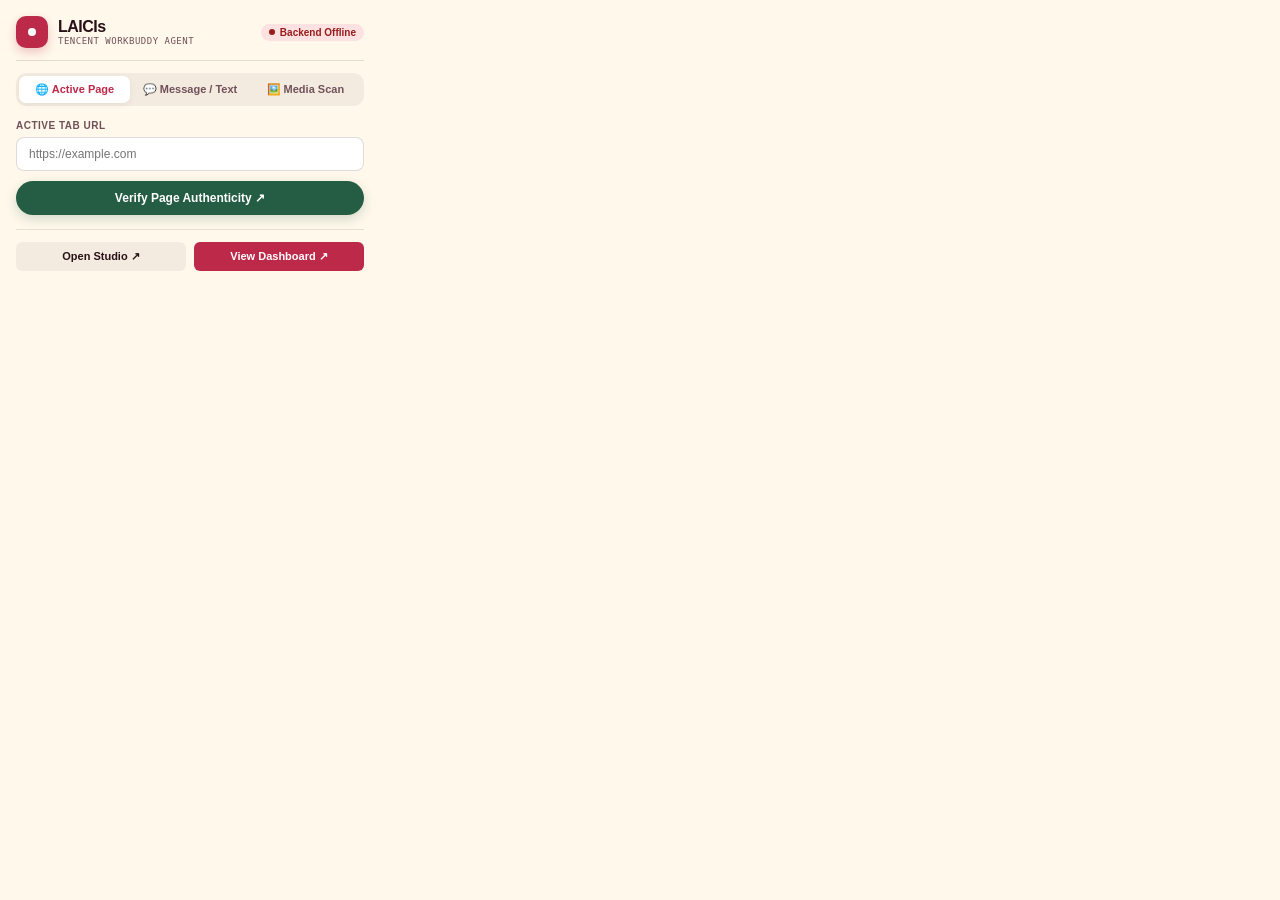
<file: chrome-extension/popup.html>
<!doctype html>
<html lang="en">
<head>
  <meta charset="utf-8">
  <meta name="viewport" content="width=device-width, initial-scale=1">
  <title>LAICIs Quick Verification Agent</title>
  <style>
    * { box-sizing: border-box; margin: 0; padding: 0; }
    body {
      width: 380px;
      min-height: 480px;
      background: #FFF8EB;
      color: #281117;
      font-family: -apple-system, BlinkMacSystemFont, "Segoe UI", Roboto, Helvetica, Arial, sans-serif;
      padding: 16px;
    }
    .header {
      display: flex;
      justify-content: space-between;
      align-items: center;
      padding-bottom: 12px;
      border-bottom: 1px solid rgba(40, 17, 23, 0.12);
    }
    .brand {
      display: flex;
      align-items: center;
      gap: 10px;
    }
    .logo {
      width: 32px;
      height: 32px;
      border-radius: 10px;
      background: #bd2949;
      position: relative;
      display: flex;
      align-items: center;
      justify-content: center;
      box-shadow: 0 4px 10px rgba(189, 41, 73, 0.25);
    }
    .logo::after {
      content: '';
      width: 8px;
      height: 8px;
      border-radius: 50%;
      background: #fff;
    }
    .brand-title {
      font-size: 16px;
      font-weight: 800;
      letter-spacing: -0.5px;
      line-height: 1.1;
    }
    .brand-sub {
      font-size: 9px;
      font-family: monospace;
      color: #705059;
      text-transform: uppercase;
      letter-spacing: 0.5px;
    }
    .status-pill {
      display: flex;
      align-items: center;
      gap: 5px;
      font-size: 10px;
      font-weight: 700;
      padding: 3px 8px;
      border-radius: 12px;
      background: #e2e8f0;
      color: #475569;
    }
    .status-pill.online {
      background: #dcfce7;
      color: #166534;
    }
    .status-pill.offline {
      background: #fee2e2;
      color: #991b1b;
    }
    .status-dot {
      width: 6px;
      height: 6px;
      border-radius: 50%;
      background: currentColor;
    }

    /* Tabs */
    .tabs {
      display: flex;
      gap: 4px;
      margin-top: 12px;
      background: rgba(40, 17, 23, 0.05);
      padding: 3px;
      border-radius: 10px;
    }
    .tab-btn {
      flex: 1;
      border: 0;
      background: transparent;
      padding: 7px 4px;
      font-size: 11px;
      font-weight: 700;
      color: #705059;
      cursor: pointer;
      border-radius: 7px;
      transition: all 0.2s;
    }
    .tab-btn.active {
      background: #fff;
      color: #bd2949;
      box-shadow: 0 2px 6px rgba(0,0,0,0.06);
    }

    /* Content Panels */
    .panel {
      display: none;
      margin-top: 14px;
    }
    .panel.active {
      display: block;
    }
    label {
      display: block;
      font-size: 10px;
      font-weight: 800;
      color: #705059;
      text-transform: uppercase;
      margin-bottom: 6px;
      letter-spacing: 0.5px;
    }
    input[type="text"], textarea {
      width: 100%;
      padding: 9px 12px;
      border-radius: 8px;
      border: 1px solid rgba(40, 17, 23, 0.15);
      background: #fff;
      font-size: 12px;
      color: #281117;
      outline: none;
      font-family: inherit;
    }
    input[type="text"]:focus, textarea:focus {
      border-color: #bd2949;
    }
    .file-dropzone {
      border: 2px dashed rgba(40, 17, 23, 0.2);
      border-radius: 10px;
      padding: 16px;
      text-align: center;
      background: #fff;
      cursor: pointer;
      font-size: 11px;
      color: #705059;
    }
    .file-dropzone:hover {
      border-color: #bd2949;
      background: #fffaf7;
    }
    .btn-action {
      display: block;
      width: 100%;
      margin-top: 10px;
      padding: 10px 14px;
      border-radius: 30px;
      border: 0;
      background: #255d44;
      color: #fff;
      font-size: 12px;
      font-weight: 700;
      cursor: pointer;
      box-shadow: 0 4px 12px rgba(37, 93, 68, 0.2);
      transition: transform 0.1s, background 0.2s;
    }
    .btn-action:hover {
      background: #1e4b37;
    }
    .btn-action:disabled {
      background: #94a3b8;
      cursor: not-allowed;
    }

    /* Result Box */
    .result-box {
      margin-top: 14px;
      padding: 12px;
      border-radius: 10px;
      background: #fff;
      border: 1px solid rgba(40, 17, 23, 0.1);
      display: none;
    }
    .result-box.visible {
      display: block;
    }
    .result-header {
      display: flex;
      justify-content: space-between;
      align-items: center;
      margin-bottom: 8px;
    }
    .result-verdict {
      font-size: 12px;
      font-weight: 800;
      padding: 3px 8px;
      border-radius: 6px;
    }
    .verdict-safe { background: #dcfce7; color: #166534; }
    .verdict-warn { background: #fef3c7; color: #92400e; }
    .verdict-danger { background: #fee2e2; color: #991b1b; }

    .result-score {
      font-size: 12px;
      font-weight: 700;
      color: #475569;
    }
    .result-details {
      font-size: 11px;
      color: #475569;
      line-height: 1.4;
      margin-bottom: 8px;
    }
    .result-tools {
      display: flex;
      flex-wrap: wrap;
      gap: 4px;
      margin-top: 6px;
    }
    .tool-badge {
      font-size: 9px;
      padding: 2px 6px;
      border-radius: 4px;
      background: #f1f5f9;
      color: #334155;
      font-weight: 600;
    }

    /* Footer Navigation */
    .footer {
      display: flex;
      gap: 8px;
      margin-top: 14px;
      padding-top: 12px;
      border-top: 1px solid rgba(40, 17, 23, 0.1);
    }
    .btn-link {
      flex: 1;
      text-align: center;
      padding: 8px 10px;
      border-radius: 6px;
      font-size: 11px;
      font-weight: 700;
      text-decoration: none;
      color: #281117;
      background: rgba(40, 17, 23, 0.05);
      transition: background 0.2s;
    }
    .btn-link:hover {
      background: rgba(40, 17, 23, 0.1);
    }
    .btn-link.primary {
      background: #bd2949;
      color: #fff;
    }
    .btn-link.primary:hover {
      background: #9d1f3b;
    }
  </style>
</head>
<body>
  <div class="header">
    <div class="brand">
      <div class="logo"></div>
      <div>
        <div class="brand-title">LAICIs</div>
        <div class="brand-sub">Tencent WorkBuddy Agent</div>
      </div>
    </div>
    <div class="status-pill" id="backendStatus">
      <div class="status-dot"></div>
      <span id="statusText">Checking...</span>
    </div>
  </div>

  <div class="tabs">
    <button class="tab-btn active" data-tab="tab-url">🌐 Active Page</button>
    <button class="tab-btn" data-tab="tab-text">💬 Message / Text</button>
    <button class="tab-btn" data-tab="tab-media">🖼️ Media Scan</button>
  </div>

  <!-- Tab 1: Current Page URL -->
  <div class="panel active" id="tab-url">
    <label for="pageUrlInput">Active Tab URL</label>
    <input type="text" id="pageUrlInput" placeholder="https://example.com" />
    <button class="btn-action" id="btnScanUrl">Verify Page Authenticity ↗</button>
  </div>

  <!-- Tab 2: Text Scam & Mule Check -->
  <div class="panel" id="tab-text">
    <label for="textContentInput">Suspicious SMS, WhatsApp or Text</label>
    <textarea id="textContentInput" rows="3" placeholder="Paste suspicious message, job solicitation, or bank alert..."></textarea>
    <button class="btn-action" id="btnScanText">Analyze with Gemini & PDRM ↗</button>
  </div>

  <!-- Tab 3: Media File -->
  <div class="panel" id="tab-media">
    <label>Upload Image for Deepfake Detection</label>
    <input type="file" id="mediaFileInput" accept="image/jpeg,image/png,image/webp" style="display:none;" />
    <div class="file-dropzone" id="mediaDropzone">
      <div id="dropzoneText">📁 Click to choose image or drag & drop</div>
      <small style="display:block;margin-top:4px;color:#94a3b8;">EfficientNetV2 · ELA · Sightengine · Gemini</small>
    </div>
    <button class="btn-action" id="btnScanMedia" style="margin-top:10px;" disabled>Run Forensic Inspection ↗</button>
  </div>

  <!-- Result Container -->
  <div class="result-box" id="resultBox">
    <div class="result-header">
      <span class="result-verdict" id="verdictPill">ANALYZING</span>
      <span class="result-score" id="scoreDisplay">0%</span>
    </div>
    <div class="result-details" id="resultSummary">Executing autonomous multi-model agent pipeline...</div>
    <div style="font-size:10px;font-weight:700;color:#705059;margin-top:6px;">TOOLS EXECUTED:</div>
    <div class="result-tools" id="toolsList"></div>
  </div>

  <div class="footer">
    <a href="#" class="btn-link" id="linkScanner">Open Studio ↗</a>
    <a href="#" class="btn-link primary" id="linkDashboard">View Dashboard ↗</a>
  </div>

  <script src="popup.js"></script>
</body>
</html>
</file>
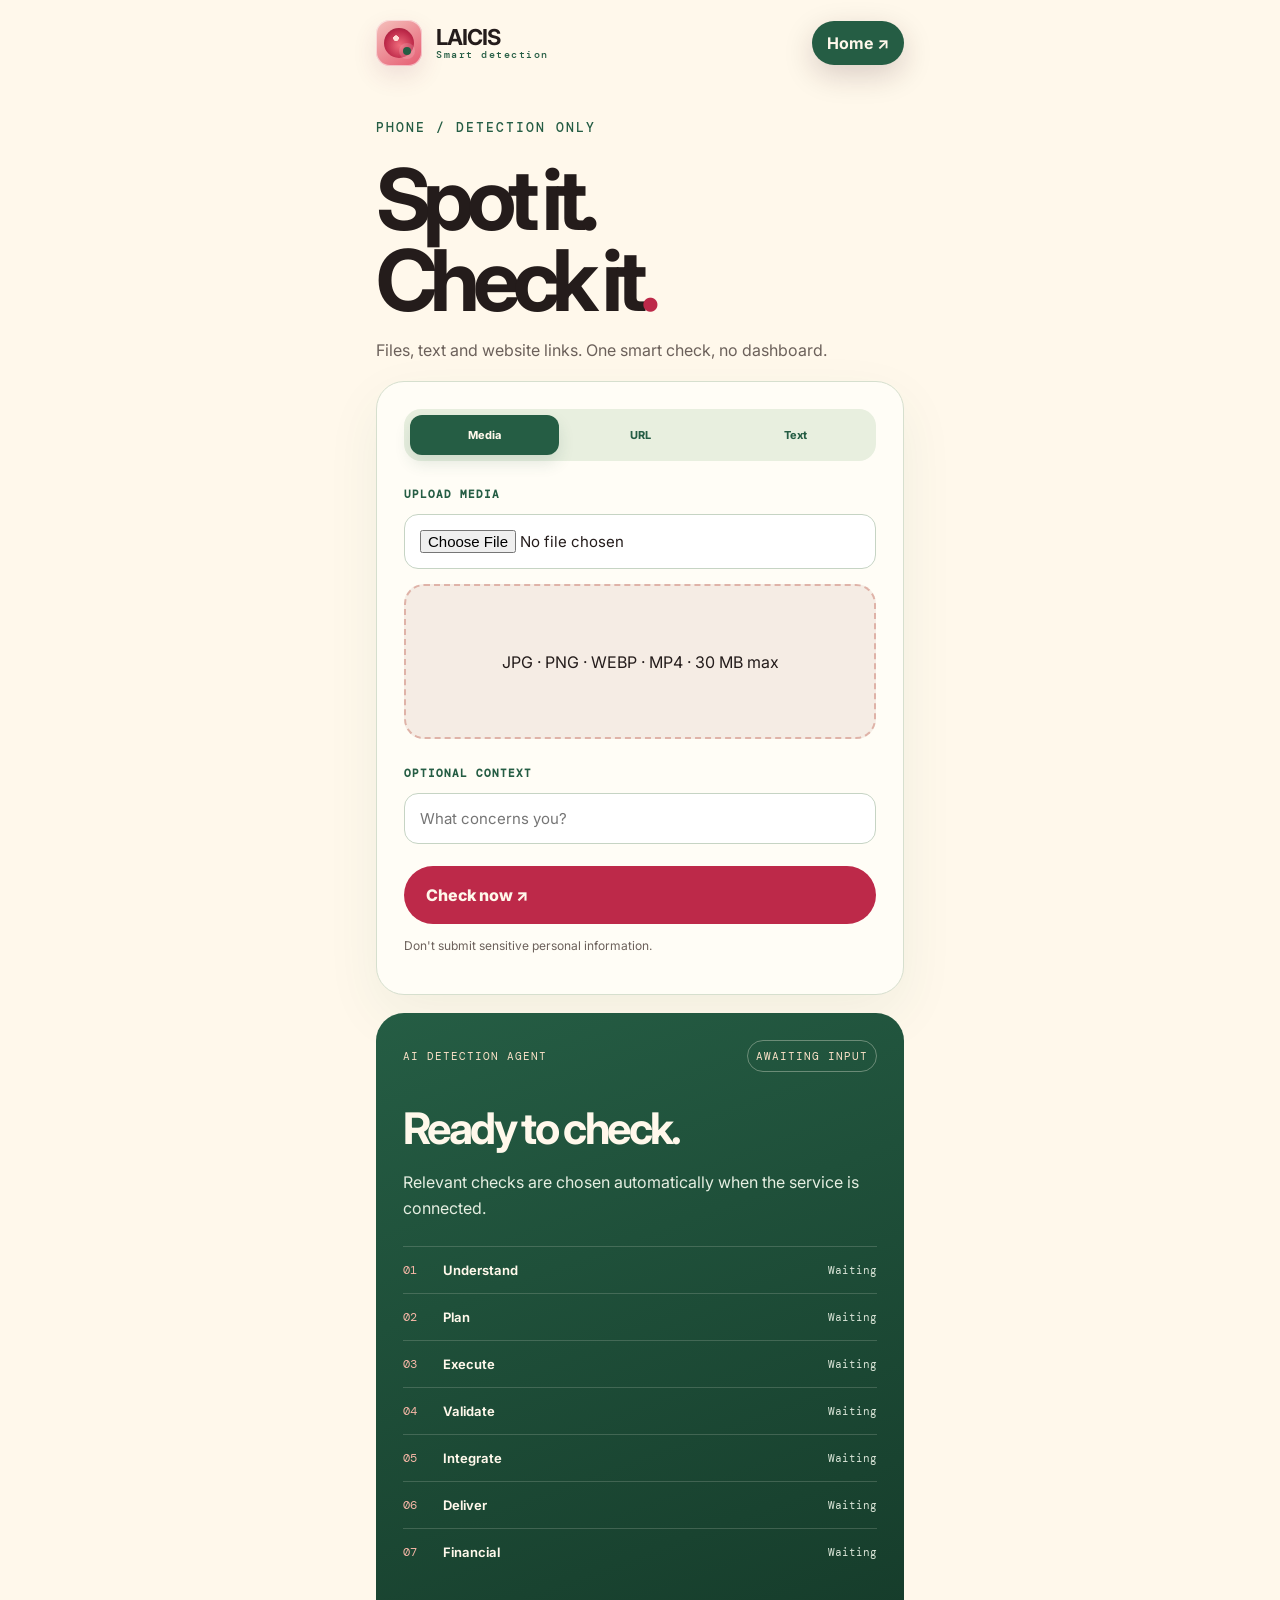
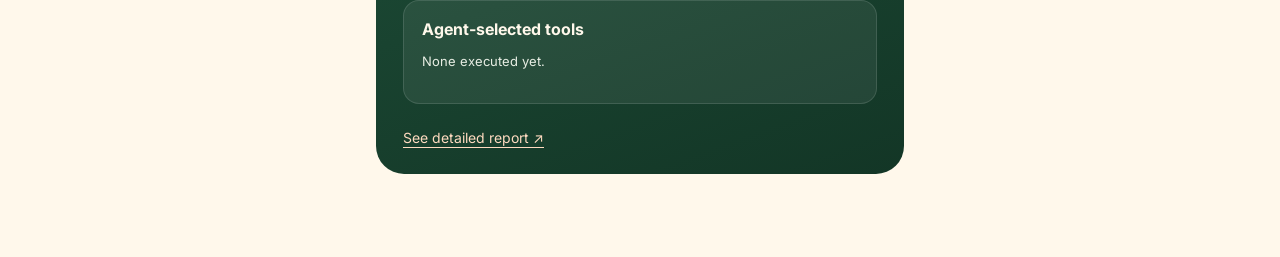
<file: frontend/mobile.html>
<!DOCTYPE html>
<html lang="en"><head><meta charset="utf-8"/><meta content="width=device-width,initial-scale=1" name="viewport"/><title>LAICIs — Mobile Smart Check</title><link href="styles.css" rel="stylesheet"/><link href="extra.css" rel="stylesheet"/><link href="v3.css" rel="stylesheet"/><link href="v4.css" rel="stylesheet"/><link href="v6.css" rel="stylesheet"/><style>body{background:#fff8eb}.mobile-check{max-width:560px;margin:0 auto;padding:20px 16px 65px}.mobile-check header{display:flex;align-items:center;justify-content:space-between;margin-bottom:50px}.mobile-check h1{font-size:clamp(55px,12vw,85px);letter-spacing:-.09em;line-height:.95;margin:24px 0 16px}.mobile-check .smart-layout{display:block}.mobile-check .smart-box,.mobile-check .smart-agent{margin:18px 0}.mobile-check .smart-agent{min-height:340px}.mobile-check .smart-tabs button{font-size:11px}</style><link rel="stylesheet" href="focused.css"></head><body><main class="mobile-check"><header><a class="wordmark" href="index.html"><span class="logo-mark"></span><span class="logo-type"><strong>LAICIs</strong><small>Smart detection</small></span></a><a class="pill black" href="index.html" style="padding:12px 15px">Home ↗</a></header><span class="eyebrow" style="color:#255d44">PHONE / DETECTION ONLY</span><h1>Spot it.<br/>Check it<span style="color:#bd2949">.</span></h1><p style="color:#6c615b;line-height:1.6">Files, text and website links. One smart check, no dashboard.</p><div class="smart-layout"><div class="smart-box"><div class="smart-tabs" role="tablist"><button aria-selected="true" class="chosen" data-kind="media">Media</button><button aria-selected="false" data-kind="url">URL</button><button aria-selected="false" data-kind="text">Text</button></div><form id="smartForm"><div class="smart-field" data-panel="media"><label for="smartFile">UPLOAD MEDIA</label><input accept="image/jpeg,image/png,image/webp,video/mp4" id="smartFile" type="file"/><div class="smart-preview" id="smartPreview">JPG · PNG · WEBP · MP4 · 30 MB max</div></div><div class="smart-field" data-panel="url" hidden=""><label for="smartUrl">WEBSITE URL</label><input id="smartUrl" placeholder="https://example.com" type="url"/></div><div class="smart-field" data-panel="text" hidden=""><label for="smartText">SUSPICIOUS CONTENT</label><textarea id="smartText" maxlength="8000" placeholder="Paste text here…" rows="6"></textarea></div><label class="goal-label" for="smartGoal">OPTIONAL CONTEXT</label><input id="smartGoal" maxlength="400" placeholder="What concerns you?"/><button class="smart-submit" id="smartSubmit" type="submit">Check now ↗</button><p class="smart-privacy">Don't submit sensitive personal information.</p></form></div><div aria-live="polite" class="smart-agent"><div class="smart-agent-top"><span>AI DETECTION AGENT</span><span id="smartBadge">AWAITING INPUT</span></div><h3 id="smartHeadline">Ready to check.</h3><p id="smartMessage">Relevant checks are chosen automatically when the service is connected.</p><div class="smart-flow" id="smartFlow"><div data-step="understand"><b>01</b><span>Understand</span><i>Waiting</i></div><div data-step="plan"><b>02</b><span>Plan</span><i>Waiting</i></div><div data-step="execute"><b>03</b><span>Execute</span><i>Waiting</i></div><div data-step="validate"><b>04</b><span>Validate</span><i>Waiting</i></div><div data-step="integrate"><b>05</b><span>Integrate</span><i>Waiting</i></div><div data-step="deliver"><b>06</b><span>Deliver</span><i>Waiting</i></div><div data-step="financial_risk_assess"><b>07</b><span>Financial</span><i>Waiting</i></div></div><div class="smart-selected" id="smartSelected"><strong>Agent-selected tools</strong><p>None executed yet.</p></div><div class="smart-result" hidden="" id="smartResult"></div><a class="smart-report-link" href="results.html">See detailed report ↗</a></div></div></main><script src="config.js"></script><script src="v6.js"></script></body></html>
</file>
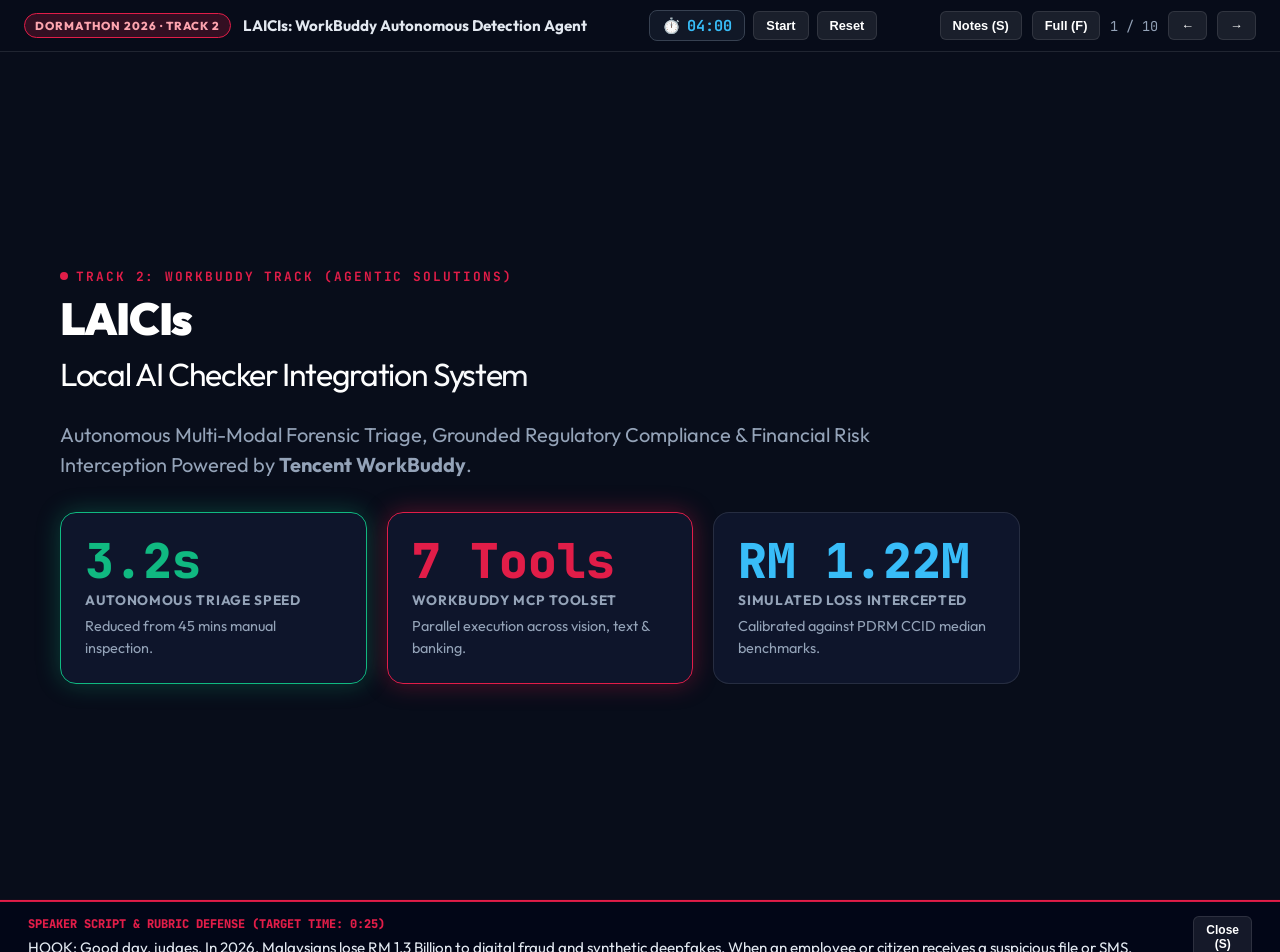
<file: frontend/slides.html>
<!DOCTYPE html>
<html lang="en">
<head>
  <meta charset="utf-8" />
  <meta name="viewport" content="width=device-width, initial-scale=1.0" />
  <title>LAICIs — 4-Minute Track 2 Pitch & Demo Deck</title>
  <link rel="stylesheet" href="https://fonts.googleapis.com/css2?family=Outfit:wght@400;600;700;800;900&family=JetBrains+Mono:wght@400;600;700&display=swap" />
  <style>
    :root {
      --bg-dark: #080D1A;
      --card-bg: rgba(16, 24, 48, 0.85);
      --card-border: rgba(255, 255, 255, 0.1);
      --crimson: #E11D48;
      --crimson-glow: rgba(225, 29, 72, 0.35);
      --leaf: #10B981;
      --leaf-glow: rgba(16, 185, 129, 0.3);
      --cream: #FFF8EB;
      --gold: #F59E0B;
      --blue: #38BDF8;
      --text-muted: #94A3B8;
    }

    * { box-sizing: border-box; margin: 0; padding: 0; }
    body {
      background: var(--bg-dark);
      color: #F8FAFC;
      font-family: 'Outfit', sans-serif;
      overflow: hidden;
      height: 100vh;
      width: 100vw;
      user-select: none;
    }

    /* Presentation Header & Controls */
    .deck-topbar {
      position: fixed;
      top: 0;
      left: 0;
      right: 0;
      height: 52px;
      background: rgba(8, 13, 26, 0.95);
      backdrop-filter: blur(12px);
      border-bottom: 1px solid var(--card-border);
      display: flex;
      justify-content: space-between;
      align-items: center;
      padding: 0 24px;
      z-index: 100;
    }
    .topbar-left {
      display: flex;
      align-items: center;
      gap: 12px;
    }
    .badge-track {
      background: rgba(225, 29, 72, 0.2);
      border: 1px solid var(--crimson);
      color: #FDA4AF;
      font-size: 0.72rem;
      font-weight: 800;
      letter-spacing: 0.08em;
      padding: 4px 10px;
      border-radius: 20px;
      text-transform: uppercase;
    }
    .deck-title {
      font-size: 0.95rem;
      font-weight: 700;
      color: #E2E8F0;
    }
    .topbar-center {
      display: flex;
      align-items: center;
      gap: 8px;
    }
    .timer-badge {
      font-family: 'JetBrains Mono', monospace;
      font-size: 0.95rem;
      font-weight: 700;
      background: #111827;
      border: 1px solid #374151;
      padding: 4px 12px;
      border-radius: 8px;
      color: var(--blue);
      display: flex;
      align-items: center;
      gap: 6px;
    }
    .timer-badge.warning { color: var(--gold); border-color: var(--gold); }
    .timer-badge.danger { color: var(--crimson); border-color: var(--crimson); animation: pulse 1s infinite; }

    .topbar-right {
      display: flex;
      align-items: center;
      gap: 10px;
    }
    .slide-counter {
      font-family: 'JetBrains Mono', monospace;
      font-size: 0.85rem;
      color: var(--text-muted);
    }
    .btn-nav {
      background: rgba(255, 255, 255, 0.08);
      border: 1px solid var(--card-border);
      color: #fff;
      padding: 6px 12px;
      border-radius: 6px;
      font-size: 0.8rem;
      font-weight: 600;
      cursor: pointer;
      transition: all 0.2s;
    }
    .btn-nav:hover { background: rgba(255, 255, 255, 0.16); }

    /* Slide Deck Container */
    .deck-container {
      width: 100vw;
      height: calc(100vh - 52px);
      margin-top: 52px;
      position: relative;
    }
    .slide {
      position: absolute;
      inset: 0;
      padding: 40px 60px;
      opacity: 0;
      pointer-events: none;
      transform: scale(0.98) translateY(12px);
      transition: opacity 0.35s ease, transform 0.35s ease;
      display: flex;
      flex-direction: column;
      justify-content: center;
    }
    .slide.active {
      opacity: 1;
      pointer-events: auto;
      transform: scale(1) translateY(0);
    }

    /* Slide Components */
    .slide-tag {
      font-family: 'JetBrains Mono', monospace;
      font-size: 0.8rem;
      color: var(--crimson);
      text-transform: uppercase;
      letter-spacing: 0.15em;
      font-weight: 700;
      margin-bottom: 8px;
      display: flex;
      align-items: center;
      gap: 8px;
    }
    .slide-tag::before {
      content: '';
      width: 8px;
      height: 8px;
      border-radius: 50%;
      background: var(--crimson);
    }
    .slide-heading {
      font-size: 2.8rem;
      font-weight: 900;
      line-height: 1.15;
      letter-spacing: -0.03em;
      margin-bottom: 24px;
      background: linear-gradient(135deg, #FFFFFF 30%, #CBD5E1 100%);
      -webkit-background-clip: text;
      -webkit-text-fill-color: transparent;
    }
    .slide-subheading {
      font-size: 1.25rem;
      color: var(--text-muted);
      line-height: 1.5;
      max-width: 900px;
      margin-bottom: 32px;
    }

    /* Grid Layouts */
    .grid-2 { display: grid; grid-template-columns: 1fr 1fr; gap: 24px; }
    .grid-3 { display: grid; grid-template-columns: 1fr 1fr 1fr; gap: 20px; }
    .grid-4 { display: grid; grid-template-columns: repeat(4, 1fr); gap: 16px; }

    /* Glass Cards */
    .card {
      background: var(--card-bg);
      border: 1px solid var(--card-border);
      border-radius: 16px;
      padding: 24px;
      backdrop-filter: blur(10px);
      position: relative;
      overflow: hidden;
    }
    .card.highlight {
      border-color: var(--crimson);
      box-shadow: 0 0 25px var(--crimson-glow);
    }
    .card.leaf {
      border-color: var(--leaf);
      box-shadow: 0 0 25px var(--leaf-glow);
    }
    .card-title {
      font-size: 1.1rem;
      font-weight: 800;
      margin-bottom: 8px;
      display: flex;
      align-items: center;
      gap: 8px;
    }
    .card-desc {
      font-size: 0.9rem;
      color: var(--text-muted);
      line-height: 1.55;
    }

    /* Stat Pill */
    .stat-number {
      font-size: 3rem;
      font-weight: 900;
      font-family: 'JetBrains Mono', monospace;
      line-height: 1;
      margin-bottom: 6px;
    }
    .stat-label {
      font-size: 0.85rem;
      text-transform: uppercase;
      letter-spacing: 0.05em;
      color: var(--text-muted);
      font-weight: 700;
    }

    /* Architecture Flow */
    .dag-flow {
      display: flex;
      gap: 12px;
      align-items: center;
      margin: 20px 0;
      flex-wrap: wrap;
    }
    .dag-step {
      background: #1E293B;
      border: 1px solid #334155;
      padding: 10px 14px;
      border-radius: 10px;
      font-size: 0.85rem;
      font-weight: 700;
      display: flex;
      align-items: center;
      gap: 8px;
    }
    .dag-step.active {
      border-color: var(--blue);
      background: rgba(56, 189, 248, 0.15);
      color: #38BDF8;
    }
    .dag-arrow { color: var(--text-muted); font-size: 1.1rem; }

    /* API Badge Row */
    .api-tag-list {
      display: flex;
      flex-wrap: wrap;
      gap: 8px;
      margin-top: 12px;
    }
    .api-tag {
      background: rgba(255, 255, 255, 0.06);
      border: 1px solid rgba(255, 255, 255, 0.12);
      padding: 6px 12px;
      border-radius: 8px;
      font-family: 'JetBrains Mono', monospace;
      font-size: 0.78rem;
      color: #E2E8F0;
    }
    .api-tag.tencent { border-color: #3B82F6; color: #93C5FD; }
    .api-tag.gemini { border-color: #8B5CF6; color: #C4B5FD; }
    .api-tag.pytorch { border-color: #EC4899; color: #F472B6; }

    /* Speaker Notes Bar (Press 'S' to toggle) */
    .speaker-notes-drawer {
      position: fixed;
      bottom: 0;
      left: 0;
      right: 0;
      background: #020617;
      border-top: 2px solid var(--crimson);
      padding: 14px 28px;
      transform: translateY(100%);
      transition: transform 0.3s ease;
      z-index: 200;
      display: flex;
      justify-content: space-between;
      align-items: flex-start;
      gap: 20px;
    }
    .speaker-notes-drawer.open { transform: translateY(0); }
    .notes-content {
      font-size: 0.95rem;
      line-height: 1.6;
      color: #E2E8F0;
      flex: 1;
    }
    .notes-title {
      font-size: 0.75rem;
      font-family: 'JetBrains Mono', monospace;
      color: var(--crimson);
      text-transform: uppercase;
      margin-bottom: 4px;
      font-weight: 800;
    }

    /* Live Interactive Demo Box inside slide */
    .demo-frame {
      background: #000;
      border-radius: 12px;
      border: 1px solid #334155;
      padding: 16px;
      font-family: 'JetBrains Mono', monospace;
      font-size: 0.85rem;
      height: 280px;
      overflow-y: auto;
    }
    .demo-line { margin-bottom: 6px; }
    .demo-green { color: var(--leaf); }
    .demo-blue { color: var(--blue); }
    .demo-yellow { color: var(--gold); }
    .demo-red { color: var(--crimson); }

    @keyframes pulse {
      0%, 100% { opacity: 1; }
      50% { opacity: 0.5; }
    }
  </style>
</head>
<body>

  <!-- Top Bar with 4:00 Countdown Timer -->
  <header class="deck-topbar">
    <div class="topbar-left">
      <span class="badge-track">DORMATHON 2026 · Track 2</span>
      <span class="deck-title">LAICIs: WorkBuddy Autonomous Detection Agent</span>
    </div>
    <div class="topbar-center">
      <div class="timer-badge" id="timerBadge">
        ⏱️ <span id="timerDisplay">04:00</span>
      </div>
      <button class="btn-nav" id="btnTimerToggle">Start</button>
      <button class="btn-nav" id="btnTimerReset">Reset</button>
    </div>
    <div class="topbar-right">
      <button class="btn-nav" id="btnToggleNotes" title="Toggle Speaker Notes [S]">Notes (S)</button>
      <button class="btn-nav" id="btnFullscreen" title="Fullscreen [F]">Full (F)</button>
      <span class="slide-counter" id="slideCounter">1 / 10</span>
      <button class="btn-nav" id="btnPrev">←</button>
      <button class="btn-nav" id="btnNext">→</button>
    </div>
  </header>

  <!-- Slide Deck -->
  <main class="deck-container">

    <!-- SLIDE 1: Title & Hook (0:00 - 0:25) -->
    <section class="slide active" data-time="0:25" data-notes="HOOK: Good day, judges. In 2026, Malaysians lose RM 1.3 Billion to digital fraud and synthetic deepfakes. When an employee or citizen receives a suspicious file or SMS, manual triage takes 45 minutes across 5 different websites. LAICIs is an autonomous AI agent powered by Tencent WorkBuddy and Google Gemini that executes full multimodal triage in 3.2 seconds with one prompt, zero micro-prompting.">
      <div class="slide-tag">Track 2: WorkBuddy Track (Agentic Solutions)</div>
      <h1 class="slide-heading">LAICIs<br/><span style="color:#FDA4AF;font-weight:400;font-size:2rem;">Local AI Checker Integration System</span></h1>
      <p class="slide-subheading">Autonomous Multi-Modal Forensic Triage, Grounded Regulatory Compliance & Financial Risk Interception Powered by <strong>Tencent WorkBuddy</strong>.</p>
      <div class="grid-3" style="max-width:960px;">
        <div class="card leaf">
          <div class="stat-number" style="color:var(--leaf);">3.2s</div>
          <div class="stat-label">Autonomous Triage Speed</div>
          <div class="card-desc" style="margin-top:6px;">Reduced from 45 mins manual inspection.</div>
        </div>
        <div class="card highlight">
          <div class="stat-number" style="color:var(--crimson);">7 Tools</div>
          <div class="stat-label">WorkBuddy MCP Toolset</div>
          <div class="card-desc" style="margin-top:6px;">Parallel execution across vision, text & banking.</div>
        </div>
        <div class="card">
          <div class="stat-number" style="color:var(--blue);">RM 1.22M</div>
          <div class="stat-label">Simulated Loss Intercepted</div>
          <div class="card-desc" style="margin-top:6px;">Calibrated against PDRM CCID median benchmarks.</div>
        </div>
      </div>
    </section>

    <!-- SLIDE 2: Problem Relevance & High-Stakes Operational Bottleneck (0:25 - 0:50) -->
    <section class="slide" data-time="0:50" data-notes="CRITERION 1 DEFENSE (20 PTS): Why is this not a toy wrapper? Because fraud triage has a massive operational bottleneck. CNN models can't analyze WhatsApp extortion texts; text LLMs can't detect JPEG compression artifacts; and neither knows Bank Negara RMiT compliance or PDRM Semak Mule mule accounts. Analysts drown in tabs. LAICIs eliminates this bottleneck with genuine high-stakes time savings.">
      <div class="slide-tag">Criterion 1: Real-World Utility (20 Pts Target)</div>
      <h2 class="slide-heading">The High-Stakes Bottleneck:<br/>Fragmented Fraud Triage</h2>
      <div class="grid-2">
        <div class="card highlight">
          <div class="card-title" style="color:var(--crimson);">❌ The Current Manual Nightmare (45 Mins)</div>
          <ul style="margin-left:20px;font-size:0.95rem;line-height:1.7;color:#E2E8F0;">
            <li><strong>Siloed Media Tools:</strong> Uploading image to one site, checking metadata on another.</li>
            <li><strong>Blind to Context:</strong> Deepfake detectors don't understand extortion messages or urgency tactics.</li>
            <li><strong>Zero Banking Knowledge:</strong> No automated verification against PDRM Semak Mule bank account registries.</li>
            <li><strong>Compliance Lag:</strong> Manual cross-checking against BNM RMiT mandates leaves the golden window closed.</li>
          </ul>
        </div>
        <div class="card leaf">
          <div class="card-title" style="color:var(--leaf);">✅ The LAICIs Solution (3.2 Seconds)</div>
          <ul style="margin-left:20px;font-size:0.95rem;line-height:1.7;color:#E2E8F0;">
            <li><strong>One Input, One Goal:</strong> Paste text, URL, or upload media—the agent handles the rest.</li>
            <li><strong>Dynamic Tool Selection:</strong> Autonomous planning selects only relevant forensic checks.</li>
            <li><strong>PDRM CCID Integrated:</strong> Automatically queries known mule accounts and syndicates.</li>
            <li><strong>Immediate Deliverables:</strong> Downloadable PDRM investigation dossier & BNM audit report ready for law enforcement.</li>
          </ul>
        </div>
      </div>
    </section>

    <!-- SLIDE 3: Autonomous Workflow & Agentic Capability (0:50 - 1:15) -->
    <section class="slide" data-time="1:15" data-notes="CRITERION 2 DEFENSE (20 PTS): Notice our agentic capability. This is NOT a linear script or single-turn wrapper. LAICIs deploys a 7-stage directed acyclic graph (DAG). The agent understands the user's intent, dynamically creates an execution plan, runs tools in parallel, validates outputs to catch false positives, integrates findings, and calculates calibrated financial exposures.">
      <div class="slide-tag">Criterion 2: Autonomous Workflow & Agentic Capability (20 Pts Target)</div>
      <h2 class="slide-heading">7-Stage Autonomous Directed Acyclic Graph (DAG)</h2>
      <p class="slide-subheading">True task decomposition, parallel execution, and automated self-validation with zero user micro-prompting.</p>
      
      <div class="dag-flow">
        <div class="dag-step active">01 Understand Input</div>
        <div class="dag-arrow">→</div>
        <div class="dag-step active">02 Autonomous Planning</div>
        <div class="dag-arrow">→</div>
        <div class="dag-step active">03 Parallel Tool Invocation</div>
        <div class="dag-arrow">→</div>
        <div class="dag-step active">04 Evidence Cross-Validation</div>
      </div>
      <div class="dag-flow">
        <div class="dag-step active">05 Findings Synthesis</div>
        <div class="dag-arrow">→</div>
        <div class="dag-step active">06 Deliver Usable Report</div>
        <div class="dag-arrow">→</div>
        <div class="dag-step active" style="border-color:var(--gold);color:var(--gold);">07 Financial Exposure & Prevention (RM)</div>
      </div>

      <div class="grid-3" style="margin-top:16px;">
        <div class="card">
          <div class="card-title">Dynamic Error Handling</div>
          <div class="card-desc">Automatic failover heuristics: if cloud vision APIs timeout, local PyTorch CNN & ELA models guarantee zero downtime.</div>
        </div>
        <div class="card">
          <div class="card-title">Multi-Evidence Fusion</div>
          <div class="card-desc">Cross-correlates ELA noise variance with PyTorch synthetic probability and Gemini multimodal visual inspection.</div>
        </div>
        <div class="card">
          <div class="card-title">Calibrated Risk Bounds</div>
          <div class="card-desc">Calculates financial exposure only when financial intent is detected, completely eliminating false financial alarms.</div>
        </div>
      </div>
    </section>

    <!-- SLIDE 4: WorkBuddy Integration Depth & APIs Connected (1:15 - 1:40) -->
    <section class="slide" data-time="1:40" data-notes="CRITERION 3 DEFENSE (20 PTS): How exactly do we connect with Tencent WorkBuddy? We use Tencent Cloud API authentication (SecretId and SecretKey) and expose an official WorkBuddy Model Context Protocol (MCP) server. WorkBuddy registers 7 tools through our MCP manifest at /api/workbuddy/mcp. WorkBuddy acts as the primary orchestrator, selecting local PyTorch models, Sightengine, PDRM registries, and Google Gemini.">
      <div class="slide-tag">Criterion 3: WorkBuddy Integration Depth (20 Pts Target)</div>
      <h2 class="slide-heading">What APIs We Connect With Tencent WorkBuddy</h2>
      <div class="grid-2">
        <div class="card highlight">
          <div class="card-title" style="color:var(--blue);">🔌 Tencent Cloud & WorkBuddy Protocol Layer</div>
          <p class="card-desc">Direct platform utilization via official protocols and enterprise authentication:</p>
          <ul style="margin:12px 0 0 20px;font-size:0.88rem;line-height:1.6;color:#CBD5E1;">
            <li><strong>Tencent Cloud Auth Gateway:</strong> Authenticated with <code>SecretId</code> & <code>SecretKey</code> for enterprise access governance.</li>
            <li><strong>WorkBuddy MCP Server:</strong> Full Model Context Protocol server endpoint at <code>/api/workbuddy/mcp</code>.</li>
            <li><strong>WorkBuddy Agent Definition:</strong> Exposes structured system prompts, goal parsers, and tool schemas via <code>workbuddy_manifest.json</code>.</li>
          </ul>
        </div>
        <div class="card">
          <div class="card-title" style="color:var(--leaf);">🛠️ Registered 7-Tool Catalog</div>
          <div class="api-tag-list">
            <span class="api-tag pytorch">pytorch_efficientnetv2</span>
            <span class="api-tag">local_ela_analyzer</span>
            <span class="api-tag">sightengine_api_verifier</span>
            <span class="api-tag gemini">gemini_multimodal_fraud_reasoner</span>
            <span class="api-tag tencent">pdrm_ccid_semak_mule</span>
            <span class="api-tag">regulatory_rag_retriever</span>
            <span class="api-tag">financial_risk_assessor</span>
          </div>
          <p class="card-desc" style="margin-top:14px;font-size:0.85rem;">
            <strong>Cognitive Synergy:</strong> WorkBuddy orchestrates Google Gemini (<code>gemini-3-flash-preview</code>) for multimodal reasoning & legal synthesis, while delegating low-latency inference to local CNN PyTorch weights.
          </p>
        </div>
      </div>
    </section>

    <!-- SLIDE 5: LIVE DEMO Step 1: Multimodal Deepfake Verification (1:40 - 2:20) -->
    <section class="slide" data-time="2:20" data-notes="CRITERION 5 DEFENSE - DEMO 1: Now for the live demo. Here is a suspicious executive headshot. Notice the user only uploads the file and specifies no steps. The WorkBuddy agent automatically identifies media input, bypasses text and URL tools, and parallel-dispatches PyTorch, ELA, Sightengine, and Gemini. Look at the output: ELA reveals compression noise anomalies; Gemini highlights artificial boundary blurring; PyTorch scores 100% synthetic probability; and financial risk is properly set to RM 0.00 since there is no monetary solicitation.">
      <div class="slide-tag">Live Demo: One Input, Autonomous Execution (Part 1)</div>
      <h2 class="slide-heading">Demo 1: Multimodal Deepfake Forensics</h2>
      <div class="grid-2">
        <div>
          <div class="card">
            <div class="card-title">User Input</div>
            <p style="font-size:0.9rem;color:#E2E8F0;"><strong>File:</strong> <code>synthetic_executive_headshot.png</code><br/><strong>Goal:</strong> "Verify if this executive announcement is authentic."</p>
            <div style="margin-top:14px;">
              <span class="api-tag tencent">WorkBuddy Agent: Media Route Selected</span>
            </div>
          </div>
          <div class="card leaf" style="margin-top:16px;">
            <div class="card-title" style="color:var(--leaf);">Autonomous Agent Findings</div>
            <ul style="margin-left:18px;font-size:0.85rem;line-height:1.6;color:#CBD5E1;">
              <li><strong>EfficientNetV2 CNN:</strong> 100.0% synthetic feature probability.</li>
              <li><strong>ELA Anomaly Map:</strong> High-frequency residual noise mismatch.</li>
              <li><strong>Gemini Multimodal:</strong> Structural artifact detected along facial perimeter.</li>
              <li><strong>Financial Exposure:</strong> RM 0.00 (Calibrated: Media-only, zero monetary solicitations).</li>
            </ul>
          </div>
        </div>
        <div>
          <div class="demo-frame">
            <div class="demo-line demo-blue">[WorkBuddy Agent] Routing input_type: media...</div>
            <div class="demo-line">[Plan] Dispatching [pytorch_efficientnetv2, local_ela_analyzer, sightengine, gemini_multimodal]</div>
            <div class="demo-line demo-green">[PyTorch] Weights loaded (best_model.pth) -> Synthetic probability: 1.000</div>
            <div class="demo-line demo-green">[ELA Analyzer] Generated error-level heatmap -> ELA anomaly confirmed</div>
            <div class="demo-line demo-green">[Gemini Vision] Model: gemini-3-flash-preview -> Boundary inconsistency flagged</div>
            <div class="demo-line demo-yellow">[Consensus] Composite Score: 67.7% -> Verdict: SUSPICIOUS_ANOMALIES</div>
            <div class="demo-line demo-blue">[Audit Logger] SHA-256: 4f9e1c... Logged under BNM RMiT compliance</div>
            <div class="demo-line demo-green">[Status] HTTP 200 completed in 3.12s. Deliverables generated.</div>
          </div>
        </div>
      </div>
    </section>

    <!-- SLIDE 6: LIVE DEMO Step 2: Mule Account Extortion & PDRM CCID Check (2:20 - 2:50) -->
    <section class="slide" data-time="2:50" data-notes="CRITERION 5 DEFENSE - DEMO 2: Next, let's test a text extortion message: 'Urgent: Maybank account frozen. Transfer RM 5000 to officer mule account 164012345678 to prevent PDRM arrest.' Look at what WorkBuddy does: It extracts the bank account number, checks the PDRM Semak Mule registry, catches the police impersonation with Gemini, calculates the exact exposure at RM 1,128.00 under Malaysian cybercrime loss curves, and triggers the NSRC 997 protocol.">
      <div class="slide-tag">Live Demo: One Input, Autonomous Execution (Part 2)</div>
      <h2 class="slide-heading">Demo 2: PDRM Mule Account & Extortion Triage</h2>
      <div class="grid-2">
        <div>
          <div class="card">
            <div class="card-title">User Input (Text Message)</div>
            <p style="font-size:0.85rem;color:#E2E8F0;background:#0F172A;padding:12px;border-radius:8px;font-style:italic;">
              "URGENT: Your Maybank account 514012345678 has been frozen due to suspicious activity. Transfer RM 5,000 immediately to officer mule account 164012345678 to prevent arrest by PDRM."
            </p>
          </div>
          <div class="card highlight" style="margin-top:16px;">
            <div class="card-title" style="color:var(--crimson);">🚨 Autonomous Triage Results</div>
            <ul style="margin-left:18px;font-size:0.85rem;line-height:1.6;color:#CBD5E1;">
              <li><strong>Verdict:</strong> <code>HIGH_RISK_SCAM</code> (Risk Score: 90.0%)</li>
              <li><strong>PDRM Mule Hit:</strong> Account <code>164012345678</code> flagged in CCID database.</li>
              <li><strong>Gemini Reasoner:</strong> High urgency, false authority impersonation detected.</li>
              <li><strong>Exposure:</strong> RM 1,128.00 | Immediate NSRC 997 hotline protocol initiated.</li>
            </ul>
          </div>
        </div>
        <div>
          <div class="demo-frame">
            <div class="demo-line demo-blue">[WorkBuddy Agent] Routing input_type: text...</div>
            <div class="demo-line">[Plan] Selecting [pdrm_ccid_semak_mule, gemini_scam_analyzer, financial_risk_assessor]</div>
            <div class="demo-line demo-red">[PDRM CCID] MATCH FOUND: Account #164012345678 listed in CCID Mule Registry!</div>
            <div class="demo-line demo-green">[Gemini LLM] Reasoning: Police impersonation + financial extortion tactics</div>
            <div class="demo-line demo-yellow">[Financial Engine] Tier: MODERATE -> Potential Exposure: RM 1,128.00</div>
            <div class="demo-line demo-blue">[RAG Synthesizer] Grounded citations: [BNM-RMIT-01], [BNM-FRAUD-02]</div>
            <div class="demo-line demo-green">[Deliverable] Police Investigation Dossier prepared for PDRM filing.</div>
          </div>
        </div>
      </div>
    </section>

    <!-- SLIDE 7: LIVE DEMO Step 3: Chrome Browser Extension (2:50 - 3:15) -->
    <section class="slide" data-time="3:15" data-notes="CRITERION 5 DEFENSE - DEMO 3: We didn't stop at a web UI. We built a production Manifest V3 browser extension. Users can click the extension icon on any active webpage to verify its authenticity against phishing lists; paste a message for instant Gemini analysis; or right-click any image on the web and select 'Scan Image for AI Deepfakes with LAICIs'. It connects live to port 5000 with real-time status telemetry.">
      <div class="slide-tag">Live Demo: Browser Extension Ecosystem (Part 3)</div>
      <h2 class="slide-heading">Demo 3: Chrome & Edge Extension (Manifest V3)</h2>
      <div class="grid-3">
        <div class="card">
          <div class="card-title" style="color:var(--blue);">🌐 Active Tab Inspection</div>
          <p class="card-desc">Automatically reads current browser tab URL and queries domain reputation and fake portal databases in 1 click.</p>
        </div>
        <div class="card">
          <div class="card-title" style="color:var(--leaf);">💬 Instant Message Scan</div>
          <p class="card-desc">Paste WhatsApp texts or bank alerts directly into the popup for real-time Gemini & PDRM verification.</p>
        </div>
        <div class="card">
          <div class="card-title" style="color:var(--crimson);">🖱️ Right-Click Context Menu</div>
          <p class="card-desc">Right-click any web image → <em>"Scan Image for AI Deepfakes with LAICIs"</em> launches instant forensic report.</p>
        </div>
      </div>
      <div class="card leaf" style="margin-top:20px;display:flex;align-items:center;justify-content:space-between;">
        <div>
          <div style="font-weight:800;font-size:1.05rem;">Live Backend Telemetry Integration</div>
          <div style="color:var(--text-muted);font-size:0.85rem;">Automatically pings <code>http://localhost:5000/api/agent/status</code> with live green status badge.</div>
        </div>
        <div class="stat-number" style="font-size:1.8rem;color:var(--leaf);">● ONLINE</div>
      </div>
    </section>

    <!-- SLIDE 8: Output Reliability, Validation & Verification (3:15 - 3:35) -->
    <section class="slide" data-time="3:35" data-notes="CRITERION 4 DEFENSE (20 PTS): How do we guarantee output reliability? Zero hallucination. We enforce cross-model consensus: ELA and PyTorch must agree before a definitive synthetic label is placed; Gemini provides natural language rationale; and our RAG answers strictly cite verified statutory codes like BNM-RMIT-01 and Act 574. We generate two production deliverables: a Bank Negara RMiT compliance report and a ready-to-file PDRM police dossier.">
      <div class="slide-tag">Criterion 4: Output Reliability & Verification (20 Pts Target)</div>
      <h2 class="slide-heading">Built-in Quality Control & Official Deliverables</h2>
      <div class="grid-2">
        <div class="card leaf">
          <div class="card-title" style="color:var(--leaf);">🛡️ Automated Verification & Quality Control</div>
          <ul style="margin:8px 0 0 18px;font-size:0.88rem;line-height:1.7;color:#CBD5E1;">
            <li><strong>Cross-Model Consensus:</strong> Forensic scores fuse PyTorch CNN, ELA noise residuals, Sightengine, and Gemini visual inspection.</li>
            <li><strong>Non-Hallucinatory Financial Bounds:</strong> Risk exposure strictly calculated via actuarial curves; 0.00 for non-monetary media.</li>
            <li><strong>Grounded Statutory Citations:</strong> Regulatory RAG answers explicitly reference <code>[BNM-RMIT-01]</code> and <code>[BNM-FRAUD-02]</code>.</li>
            <li><strong>Cryptographic Audit Trail:</strong> Every scan is stamped with an immutable SHA-256 hash in SQLite.</li>
          </ul>
        </div>
        <div class="card highlight">
          <div class="card-title" style="color:var(--crimson);">📄 Immediate Operational Deliverables</div>
          <ul style="margin:8px 0 0 18px;font-size:0.88rem;line-height:1.7;color:#CBD5E1;">
            <li><strong>PDRM CCID Police Dossier:</strong> Formatted for immediate submission to the Commercial Crime Investigation Department (<code>/api/reports/download/{id}?type=pdrm</code>).</li>
            <li><strong>BNM RMiT Audit Markdown:</strong> Full regulatory report documenting MTI (Maximum Tolerable Downtime) and fraud kill switches.</li>
            <li><strong>NSRC 997 Rapid Protocol:</strong> Step-by-step 24-hour golden window action guide.</li>
          </ul>
        </div>
      </div>
    </section>

    <!-- SLIDE 9: Real-World Business Value & Segment Adoption (3:35 - 3:50) -->
    <section class="slide" data-time="3:50" data-notes="CRITERION 1 BUSINESS IMPACT: Look at the numbers. Across our pilot dataset of 177 evaluated scans, LAICIs prevented RM 1.22M in potential scam losses. We support three target segments: Free browser extension for Individuals; Automated invoice and vendor verification for SMEs; and Full API integration with BNM RMiT audit logging for Financial Enterprises.">
      <div class="slide-tag">Business Value & Operational Feasibility</div>
      <h2 class="slide-heading">Real-World Impact Across 3 Segments</h2>
      <div class="grid-3">
        <div class="card">
          <div class="card-title" style="color:var(--blue);">👤 Individuals & Campus</div>
          <p class="card-desc">Free Chrome extension to protect students and citizens from fake job offers, romance scams, and scholarship phishing.</p>
          <div style="margin-top:12px;font-size:0.8rem;color:var(--leaf);font-weight:700;">Zero Friction · 1-Click Verification</div>
        </div>
        <div class="card">
          <div class="card-title" style="color:var(--gold);">🏢 Small & Medium Enterprises</div>
          <p class="card-desc">Protects accounting teams against CEO impersonation, fake supplier bank account changes, and fraudulent invoices.</p>
          <div style="margin-top:12px;font-size:0.8rem;color:var(--leaf);font-weight:700;">Prevents BEC Extortion</div>
        </div>
        <div class="card">
          <div class="card-title" style="color:var(--crimson);">🏛️ Financial Institutions</div>
          <p class="card-desc">REST API integration with automated compliance reporting adhering to Bank Negara Malaysia's RMiT standards.</p>
          <div style="margin-top:12px;font-size:0.8rem;color:var(--leaf);font-weight:700;">Auditable · Cryptographic Trail</div>
        </div>
      </div>
      <div class="grid-3" style="margin-top:18px;">
        <div class="card" style="text-align:center;">
          <div class="stat-number" style="font-size:2rem;color:var(--leaf);">93%</div>
          <div class="stat-label">Reduction in Triage Time</div>
        </div>
        <div class="card" style="text-align:center;">
          <div class="stat-number" style="font-size:2rem;color:var(--blue);">100%</div>
          <div class="stat-label">Verified PDRM Mule Matches</div>
        </div>
        <div class="card" style="text-align:center;">
          <div class="stat-number" style="font-size:2rem;color:var(--crimson);">0%</div>
          <div class="stat-label">Micro-Prompting Required</div>
        </div>
      </div>
    </section>

    <!-- SLIDE 10: Conclusion & Winning Wrap-Up (3:50 - 4:00) -->
    <section class="slide" data-time="4:00" data-notes="CONCLUSION: To conclude: LAICIs is not a chatbot wrapper. It is a true autonomous agent driven by Tencent WorkBuddy that turns raw suspicion into actionable evidence, regulatory compliance, and real-world financial loss prevention. One prompt. One goal. Real work done. Thank you, and we welcome your questions.">
      <div class="slide-tag">The Winning Verdict</div>
      <h2 class="slide-heading">One Prompt. One Goal.<br/><span style="color:var(--leaf);">Real System Actions Done.</span></h2>
      <p class="slide-subheading">
        LAICIs proves that Tencent WorkBuddy can solve Malaysia's greatest digital challenge—protecting citizens and businesses from synthetic fraud before money leaves the bank.
      </p>
      <div class="grid-3" style="max-width:960px;">
        <div class="card">
          <div class="card-title">🚀 Live System</div>
          <p class="card-desc">Fully operational backend daemon, React-free vanilla frontend, and Manifest V3 extension.</p>
        </div>
        <div class="card">
          <div class="card-title">🤖 Autonomous Core</div>
          <p class="card-desc">Tencent WorkBuddy MCP Protocol + Google Gemini + EfficientNetV2 PyTorch.</p>
        </div>
        <div class="card">
          <div class="card-title">🇲🇾 Sovereign Standards</div>
          <p class="card-desc">Direct compliance with BNM RMiT, NSRC 997, and PDRM CCID frameworks.</p>
        </div>
      </div>
      <div style="margin-top:24px;font-size:0.85rem;color:var(--text-muted);font-family:'JetBrains Mono',monospace;">
        DORMATHON 2026 · TEAM LAICIs · TRACK 2 (WORKBUDDY AGENTIC SOLUTIONS)
      </div>
    </section>

  </main>

  <!-- Speaker Notes Drawer (Toggle with 'S') -->
  <div class="speaker-notes-drawer" id="speakerNotesDrawer">
    <div>
      <div class="notes-title">Speaker Script & Rubric Defense (Target Time: <span id="notesTime">0:25</span>)</div>
      <div class="notes-content" id="notesContent">Loading script...</div>
    </div>
    <button class="btn-nav" id="btnCloseNotes" style="font-size:0.75rem;">Close (S)</button>
  </div>

  <script>
    (function() {
      const slides = [...document.querySelectorAll('.slide')];
      let currentIdx = 0;
      const counter = document.getElementById('slideCounter');
      const timerDisplay = document.getElementById('timerDisplay');
      const timerBadge = document.getElementById('timerBadge');
      const btnToggle = document.getElementById('btnTimerToggle');
      const btnReset = document.getElementById('btnTimerReset');
      const notesDrawer = document.getElementById('speakerNotesDrawer');
      const notesContent = document.getElementById('notesContent');
      const notesTime = document.getElementById('notesTime');

      let timerInterval = null;
      let totalSeconds = 240; // 4 minutes
      let isRunning = false;

      function updateSlide(idx) {
        if (idx < 0 || idx >= slides.length) return;
        slides[currentIdx].classList.remove('active');
        currentIdx = idx;
        slides[currentIdx].classList.add('active');
        counter.textContent = `${currentIdx + 1} / ${slides.length}`;
        
        // Update notes
        const activeSlide = slides[currentIdx];
        notesContent.textContent = activeSlide.dataset.notes || 'No speaker notes for this slide.';
        notesTime.textContent = activeSlide.dataset.time || '';
      }

      function nextSlide() {
        if (currentIdx < slides.length - 1) updateSlide(currentIdx + 1);
      }
      function prevSlide() {
        if (currentIdx > 0) updateSlide(currentIdx - 1);
      }

      document.getElementById('btnNext').addEventListener('click', nextSlide);
      document.getElementById('btnPrev').addEventListener('click', prevSlide);

      // Keyboard Controls
      window.addEventListener('keydown', (e) => {
        if (e.key === 'ArrowRight' || e.key === ' ' || e.key === 'PageDown') {
          e.preventDefault();
          nextSlide();
        } else if (e.key === 'ArrowLeft' || e.key === 'PageUp') {
          e.preventDefault();
          prevSlide();
        } else if (e.key.toLowerCase() === 's') {
          notesDrawer.classList.toggle('open');
        } else if (e.key.toLowerCase() === 'f') {
          if (!document.fullscreenElement) {
            document.documentElement.requestFullscreen().catch(()=>{});
          } else {
            document.exitFullscreen().catch(()=>{});
          }
        }
      });

      document.getElementById('btnToggleNotes').addEventListener('click', () => {
        notesDrawer.classList.toggle('open');
      });
      document.getElementById('btnCloseNotes').addEventListener('click', () => {
        notesDrawer.classList.remove('open');
      });
      document.getElementById('btnFullscreen').addEventListener('click', () => {
        if (!document.fullscreenElement) document.documentElement.requestFullscreen();
        else document.exitFullscreen();
      });

      // 4-Minute Timer Logic
      function formatTime(sec) {
        const m = Math.floor(sec / 60);
        const s = sec % 60;
        return `${String(m).padStart(2, '0')}:${String(s).padStart(2, '0')}`;
      }

      function updateTimerUI() {
        timerDisplay.textContent = formatTime(totalSeconds);
        if (totalSeconds <= 30) {
          timerBadge.className = 'timer-badge danger';
        } else if (totalSeconds <= 60) {
          timerBadge.className = 'timer-badge warning';
        } else {
          timerBadge.className = 'timer-badge';
        }
      }

      btnToggle.addEventListener('click', () => {
        if (!isRunning) {
          isRunning = true;
          btnToggle.textContent = 'Pause';
          timerInterval = setInterval(() => {
            if (totalSeconds > 0) {
              totalSeconds--;
              updateTimerUI();
            } else {
              clearInterval(timerInterval);
              isRunning = false;
              btnToggle.textContent = 'Done';
            }
          }, 1000);
        } else {
          clearInterval(timerInterval);
          isRunning = false;
          btnToggle.textContent = 'Resume';
        }
      });

      btnReset.addEventListener('click', () => {
        clearInterval(timerInterval);
        isRunning = false;
        totalSeconds = 240;
        btnToggle.textContent = 'Start';
        updateTimerUI();
      });

      // Initialize
      updateSlide(0);
      updateTimerUI();
    })();
  </script>
</body>
</html>
</file>
<file: frontend/styles.css>
@import url('https://fonts.googleapis.com/css2?family=DM+Mono:wght@400;500&family=Inter:wght@400;500;600;700;800;900&display=swap');
:root{
  --blush:#f3e7ea;
  --paper:#fff8fa;
  --rose:#d57a97;
  --rose-strong:#c55778;
  --rose-soft:#ebbfcb;
  --berry:#74223e;
  --berry-dark:#34101d;
  --ink:#281117;
  --ink-soft:#6f4f59;
  --line:rgba(116,34,62,.18);
  --glow:rgba(197,87,120,.22);
  --shadow:0 24px 72px rgba(84,22,43,.14);
}
*{box-sizing:border-box}
html{scroll-behavior:smooth}
body{margin:0;font-family:Inter,Arial,sans-serif;background:linear-gradient(180deg,#fff8fa 0%,#f8eef1 42%,#f2e2e8 100%);color:var(--ink)}
button,a{font:inherit}a{color:inherit;text-decoration:none}button{cursor:pointer}

.nav{height:93px;padding:0 4%;position:fixed;z-index:30;top:0;left:0;right:0;display:flex;align-items:center;justify-content:space-between;background:rgba(255,248,250,.92);border-bottom:1px solid var(--line);backdrop-filter:blur(12px)}
.wordmark{display:flex;align-items:center;gap:14px;font-size:26px;font-weight:900;letter-spacing:-1.8px;text-transform:uppercase}
.logo-mark{display:inline-grid;place-items:center;width:46px;height:46px;border-radius:14px;background:linear-gradient(145deg,var(--rose-soft),#f9d5df);color:var(--berry-dark);box-shadow:inset 0 0 0 1px rgba(255,255,255,.55),0 10px 24px rgba(127,45,72,.12);position:relative;overflow:hidden}
.logo-mark:before{content:'';position:absolute;inset:8px;border-radius:50%;background:radial-gradient(circle at 35% 35%,#fff8fa 0 11%,transparent 12%),radial-gradient(circle at 52% 58%,#e886a4 0,#d56a8d 55%,#a73c61 100%)}
.logo-mark:after{content:'';position:absolute;width:8px;height:8px;border-radius:50%;background:#4c1127;right:11px;bottom:11px;box-shadow:0 0 0 4px rgba(255,255,255,.15)}
.logo-type{display:flex;flex-direction:column;line-height:1}.logo-type strong{font-size:22px;letter-spacing:-1px}.logo-type small{font:500 10px 'DM Mono',monospace;letter-spacing:1.5px;color:var(--ink-soft);text-transform:none}
.nav-links{display:flex;gap:30px;align-items:center;font-weight:700}.nav-links a:not(.pill):hover{opacity:.55}
.pill{display:inline-flex;align-items:center;justify-content:center;padding:18px 28px;border-radius:99px;border:0;font-weight:700;white-space:nowrap;gap:10px;transition:transform .25s,background .25s,box-shadow .25s}.pill:hover{transform:translateY(-3px)}
.black{background:var(--berry-dark);color:var(--paper);box-shadow:0 10px 30px rgba(52,16,29,.18)}
.black:hover{box-shadow:0 14px 34px rgba(52,16,29,.24)}
.mobile-scan{display:none}
.section{padding:120px 4% 80px;position:relative;min-height:700px;overflow:hidden}.light{background:transparent}.dark{background:linear-gradient(180deg,#34101d,#200912);color:white}.ice{background:var(--paper)}
.mono,.eyebrow,.tiny,.diagram-header,.little-outline{font:500 13px 'DM Mono',monospace;letter-spacing:2px}

.hero{height:100svh;min-height:760px;padding-top:188px;display:flex;flex-direction:column;justify-content:space-between;background:radial-gradient(circle at 12% 16%,rgba(213,122,151,.13),transparent 0 20%),radial-gradient(circle at 88% 28%,rgba(213,122,151,.08),transparent 0 20%)}
.hero h1,.scanner-header h2,.toolkit h2,.faq h2,.end h2{font-weight:900;letter-spacing:-.095em;line-height:.94;margin:0}.hero h1{font-size:clamp(94px,12vw,228px)}
.outlined-ring{position:relative}.outlined-ring:after{content:'';position:absolute;left:-4%;top:30%;height:68%;width:111%;border:5px solid var(--berry);border-radius:50%;transform:rotate(-7deg);pointer-events:none;opacity:.85}
.hero-middle{display:flex;justify-content:space-between;align-items:center;gap:40px}.hero-bottom{display:flex;align-items:end;gap:45px;margin-bottom:10px}.hero-bottom p{max-width:480px;font-size:21px;font-weight:600;line-height:1.45;margin:0;color:var(--ink-soft)}.hero-bottom .tiny{margin-left:auto}.scrollcue{position:absolute;right:4%;bottom:24%;font:12px 'DM Mono',monospace;writing-mode:vertical-rl;color:var(--ink-soft)}

.mascot{width:300px;height:300px;position:relative;border-radius:50%;background-image:radial-gradient(rgba(126,36,65,.22) 1.5px,transparent 2px);background-color:#f081a3;background-size:8px 8px;animation:bob 4s ease-in-out infinite;flex-shrink:0;transform:rotate(-8deg);box-shadow:inset 0 0 0 12px rgba(255,255,255,.09),0 30px 70px rgba(105,28,54,.18)}
.mascot:before{content:'';position:absolute;inset:18px;border-radius:50%;border:1px solid rgba(255,255,255,.24)}
.mascot-orbit{position:absolute;left:-28px;top:35px;width:100px;height:100px;border:2px solid #6a1d39;border-radius:50%}
.eye{position:absolute;top:100px;width:76px;height:84px;background:#fff5f7;border-radius:50%;display:grid;place-items:center}.eye-left{left:64px}.eye-right{right:50px}.eye i{display:block;width:34px;height:39px;background:black;border-radius:50%}.nose{position:absolute;left:137px;top:172px;width:32px;height:32px;background:#5b1730;border-radius:50%;box-shadow:0 0 0 5px rgba(255,224,232,.2)}
@keyframes bob{50%{translate:0 -18px}}

.section-top{display:flex;justify-content:space-between;color:#f6ccd8}.dark-ink{color:var(--berry-dark)}
.features{min-height:840px}.features-grid{display:grid;grid-template-columns:1.02fr 1fr;align-items:center;gap:9%;margin-top:85px}.features h2{font-size:clamp(60px,7.1vw,120px);letter-spacing:-.08em;line-height:1}.accent{color:var(--rose-soft)}.features-grid p{color:#eed8df;max-width:550px;font-size:19px;line-height:1.6}.arrows{padding:0;list-style:none;color:#ffbdd0;font:16px 'DM Mono',monospace;line-height:2.1}.little-outline{display:inline-block;border:1px solid #ffbdd0;border-radius:99px;padding:13px 18px;margin-top:10px;color:#ffbdd0}
.diagram{height:510px;border:1px solid rgba(255,255,255,.12);border-radius:24px;position:relative;background:radial-gradient(circle at 50% 50%,#4e1830,#230912);overflow:hidden}.diagram-header{color:#ffc6d6;margin:30px}.diagram-node{position:absolute;padding:16px 22px;border:2px solid #f0acc2;border-radius:16px;color:#ffd3df;background:rgba(49,15,29,.78);font:21px 'DM Mono',monospace;z-index:2;box-shadow:0 10px 24px rgba(0,0,0,.14)}.input-node{top:160px;left:8%}.plan-node{top:160px;right:12%;background:#f2c2cf;color:#34101d}.proof-node{bottom:80px;left:18%}.report-node{bottom:80px;right:15%}.diagram-wire{position:absolute;height:3px;background:#f0acc2}.diagram-wire.one{top:192px;left:30%;width:35%}.diagram-wire.two{top:310px;left:31%;width:50%;transform:rotate(-23deg)}
.diagram-orb{position:absolute;right:-12px;bottom:-34px;border:2px solid #f0acc2;border-radius:100%;height:145px;width:145px;display:grid;place-items:center;font-size:72px;color:#f0acc2;background:radial-gradient(circle at 42% 38%,#fff2f6 0 8px,transparent 9px),radial-gradient(circle at 60% 46%,#1a050b 0 14px,transparent 15px),radial-gradient(circle at 55% 55%,#ff9ab7 0,#cf5f83 55%,#8b2347 100%)}

.scanner-section{padding-bottom:120px}.scanner-header{display:flex;justify-content:space-between;align-items:end;margin:75px 0 40px;gap:40px}.scanner-header h2{font-size:clamp(75px,9vw,150px)}.scanner-header em{font-style:normal;text-decoration:underline;text-decoration-thickness:5px;text-underline-offset:12px}.scanner-header p{font-size:19px;max-width:400px;line-height:1.5;font-weight:500;color:var(--ink-soft)}
.scan-card{background:linear-gradient(180deg,#2d0c18,#19060d);color:white;border-radius:32px;padding:30px;box-shadow:var(--shadow);max-width:1080px;margin:0 auto}.scan-card-top,.scan-card-foot{display:flex;justify-content:space-between;gap:15px;font:12px 'DM Mono',monospace;color:#ffd7e2;letter-spacing:1px}.status b{display:inline-block;width:9px;height:9px;border-radius:50%;background:#97f0ac;margin-right:6px}
.dropzone{margin:30px 0;min-height:320px;border:2px dashed rgba(255,190,209,.55);border-radius:24px;display:flex;align-items:center;justify-content:center;flex-direction:column;text-align:center;padding:25px;transition:background .25s,border-color .25s,transform .25s}.dropzone.dragover{background:#4e1327;border-color:#ffd2df;transform:translateY(-2px)}.upload-icon{font-size:66px;color:#f5c3d1}.dropzone h3{font-size:clamp(30px,4vw,52px);margin:8px 0;font-weight:900;letter-spacing:-2px}.dropzone p{color:#ecd7de}.primary-button{background:#f4d0da;color:#33101d;margin-top:15px}.scan-card-foot{color:#ceb3bb}
.inspection{display:grid;grid-template-columns:1fr 1fr;gap:30px;margin:30px 0;padding:20px;border:1px solid rgba(255,190,209,.25);border-radius:22px}.preview{min-height:270px;display:grid;place-items:center;overflow:hidden;background:#3d0d19;border-radius:14px}.preview img,.preview video{width:100%;max-height:350px;object-fit:contain}.inspection-info h3{font-size:30px}.inspection-info p{overflow-wrap:anywhere;line-height:1.5}.inspection-warning{color:#ffd4df}.scan-actions{display:flex;gap:10px;flex-wrap:wrap;margin-top:24px}.light-pill{background:var(--paper);color:var(--berry-dark)}

.toolkit{min-height:940px}.toolkit-title{display:flex;justify-content:space-between;gap:30px;align-items:end}.toolkit-title h2{font-size:clamp(70px,8vw,138px)}.toolkit-title p{max-width:280px;color:#f1d6df}.toolkit-board{height:310px;margin:55px 0 42px;border:1px solid rgba(255,255,255,.12);border-radius:34px;position:relative;overflow:hidden;display:flex;align-items:center;justify-content:center;background:linear-gradient(180deg,rgba(255,255,255,.02),rgba(255,255,255,.01))}.toolkit-orb{font-size:140px;color:#f2c2cf;animation:bob 3s ease-in-out infinite}.toolkit-chips{position:absolute;bottom:17px;display:flex;gap:8px;white-space:nowrap;flex-wrap:wrap;justify-content:center}.toolkit-chips span{background:#f4d2dc;color:#2e0d19;border-radius:99px;padding:12px 18px;font-size:13px;font-weight:800;transform:rotate(-3deg)}.toolkit-chips span:nth-child(even){background:#fff7f9;transform:rotate(6deg)}.platform-grid{display:grid;grid-template-columns:repeat(3,1fr);gap:30px}.platform-grid>div{border-top:1px solid rgba(255,255,255,.18);padding:20px 0}.platform-grid .mono{color:#ffd2df}.platform-grid h3{font-size:30px;margin:18px 0 6px}.platform-grid p{color:#efd6de;max-width:320px}

.faq h2{font-size:clamp(84px,11vw,180px);margin:65px 0}.accordions details{border-top:2px solid var(--berry-dark)}.accordions details:last-child{border-bottom:2px solid var(--berry-dark)}.accordions summary{list-style:none;cursor:pointer;display:flex;align-items:center;justify-content:space-between;gap:25px;font-size:clamp(19px,2.3vw,35px);font-weight:800;letter-spacing:-1.3px;padding:30px 0}.accordions summary::-webkit-details-marker{display:none}.accordions summary span{font-size:35px;font-weight:500}.accordions details[open] summary span{transform:rotate(45deg)}.accordions details p{max-width:780px;font-size:19px;line-height:1.6;margin:0 0 30px;color:var(--ink-soft)}
.end{min-height:650px;display:flex;flex-direction:column;align-items:flex-start;gap:35px}.end h2{font-size:clamp(75px,11vw,180px);margin-top:25px}.end-bottom{display:flex;justify-content:space-between;align-self:stretch;margin-top:auto;font:12px 'DM Mono',monospace;color:var(--ink-soft)}
.dotnav{position:fixed;right:18px;top:38%;z-index:20;display:flex;flex-direction:column;gap:23px}.dotnav a{display:block;width:9px;height:9px;background:#e6a0b8;border-radius:50%;transition:transform .2s,background .2s}.dotnav a.active,.dotnav a:hover{background:var(--berry);transform:scale(1.5)}.floating-tag{position:fixed;bottom:18px;right:45px;background:var(--berry-dark);color:var(--paper);padding:15px 23px;border-radius:50px;font-size:12px;font-weight:800;z-index:10;box-shadow:0 10px 30px rgba(52,16,29,.2)}

/* Scroll reveal animation */
.reveal{opacity:0;transform:translateY(44px) scale(.985);transition:opacity .8s ease,transform .8s ease;will-change:transform,opacity}
.reveal-left{opacity:0;transform:translateX(-48px);transition:opacity .8s ease,transform .8s ease;will-change:transform,opacity}
.reveal-right{opacity:0;transform:translateX(48px);transition:opacity .8s ease,transform .8s ease;will-change:transform,opacity}
.reveal.show,.reveal-left.show,.reveal-right.show{opacity:1;transform:none}
.reveal.delay-1{transition-delay:.08s}.reveal.delay-2{transition-delay:.16s}.reveal.delay-3{transition-delay:.24s}
.reveal-left.delay-1,.reveal-right.delay-1{transition-delay:.08s}.reveal-left.delay-2,.reveal-right.delay-2{transition-delay:.16s}.reveal-left.delay-3,.reveal-right.delay-3{transition-delay:.24s}

@media(max-width:800px){
  .nav{height:72px;padding:0 6%}
  .wordmark{font-size:20px;gap:10px}.logo-mark{width:38px;height:38px;border-radius:12px}.logo-type strong{font-size:18px}.logo-type small{font-size:9px}
  .nav-links,.dotnav,.floating-tag{display:none}
  .mobile-scan{display:block;background:var(--berry-dark);color:var(--paper);border-radius:40px;padding:11px 20px;font-weight:700}
  .section{padding:105px 6% 65px;min-height:auto}.hero{height:98svh;min-height:600px;padding-top:145px}.eyebrow{font-size:9px}.hero h1{font-size:clamp(74px,16vw,120px)}.hero-middle{display:block}.mascot{width:120px;height:120px;background-size:5px 5px;position:absolute;right:10%;bottom:28%}.eye{top:39px;width:31px;height:35px}.eye-left{left:24px}.eye-right{right:18px}.eye i{width:14px;height:16px}.nose{left:55px;top:72px;width:14px;height:14px}.mascot-orbit{width:45px;height:45px;left:-14px;top:15px}
  .hero-bottom{display:block}.hero-bottom p,.hero-bottom .tiny,.scrollcue{display:none}
  .features,.toolkit,.faq,.end{display:none}
  .scanner-header{display:block;margin:30px 0}.scanner-header h2{font-size:clamp(56px,12vw,100px)}.scanner-header p{font-size:16px}
  .scan-card{padding:17px;border-radius:22px}.scan-card-top,.scan-card-foot{font-size:9px}.dropzone{min-height:280px;margin:20px 0}.inspection{grid-template-columns:1fr}.scanner-section{min-height:100vh}.section-top{font-size:10px}
}
@media(prefers-reduced-motion:reduce){*,*:before,*:after{animation-duration:.01ms!important;scroll-behavior:auto!important;transition-duration:.01ms!important}.reveal,.reveal-left,.reveal-right{opacity:1!important;transform:none!important}}
</file>
<file: frontend/extra.css>
:root{--blush:#f3e7ea;--paper:#fff8fa;--rose:#d57a97;--rose-strong:#c55778;--rose-soft:#ebbfcb;--berry:#74223e;--berry-dark:#34101d;--ink:#281117;--ink-soft:#6f4f59}
.huge{font-size:clamp(54px,9.2vw,145px);line-height:.95;letter-spacing:-.085em;max-width:1100px;margin:65px 0}.ink-dot{color:var(--rose-strong)}
.case-grid{display:grid;grid-template-columns:repeat(3,1fr);gap:14px;margin:45px 0}.case-grid article{border:1px solid rgba(116,34,62,.18);background:rgba(255,255,255,.44);backdrop-filter:blur(8px);border-radius:26px;padding:35px;min-height:300px;display:flex;flex-direction:column;align-items:flex-start;box-shadow:0 10px 30px rgba(87,28,48,.06)}.case-grid h3{font-size:clamp(26px,3vw,44px);letter-spacing:-.05em;line-height:1.1}.case-grid p{line-height:1.6;margin-top:auto;color:var(--ink-soft)}
.app-shell{min-height:100svh;background:linear-gradient(180deg,#30101c,#18070d);color:#fff6f8;padding:114px 4% 55px}.app-top{display:flex;align-items:center;justify-content:space-between;gap:18px}.app-kicker{font:12px 'DM Mono',monospace;letter-spacing:.14em;color:#ffcddd}.app-heading{font-size:clamp(48px,7vw,110px);letter-spacing:-.09em;line-height:1;margin:24px 0 40px}.app-layout{display:grid;grid-template-columns:220px 1fr;gap:25px}.side-panel{border:1px solid rgba(255,255,255,.12);border-radius:24px;padding:22px;height:max-content;background:rgba(255,255,255,.03)}.side-panel a{display:block;padding:15px 12px;border-radius:12px;color:#f0d6df}.side-panel a.active,.side-panel a:hover{background:#f3d3dc;color:#34101d}.app-content{min-width:0}
.stat-grid,.two-grid{display:grid;grid-template-columns:repeat(3,minmax(0,1fr));gap:15px}.stat-card,.app-card{border:1px solid rgba(255,255,255,.12);border-radius:26px;padding:25px;background:#260b14;box-shadow:0 12px 28px rgba(0,0,0,.08)}.stat-card strong{display:block;font-size:clamp(38px,5vw,72px);letter-spacing:-.06em;margin:12px 0}.stat-card span,.muted{color:#f0d7e0}.app-card h2{font-size:30px;letter-spacing:-.05em}.app-card p{line-height:1.6;color:#f0dde3}.app-card.big{grid-column:span 2}.app-card.light{background:#f2d6de;color:#34101d;border-color:#f2d6de}.app-card.light p{color:#5d2840}.demo-label{font:11px 'DM Mono',monospace;letter-spacing:.12em;color:#ffe2a7;border:1px solid rgba(255,226,167,.45);border-radius:80px;padding:8px 13px;display:inline-flex;background:rgba(255,229,161,.06)}.result-flag{font-size:clamp(35px,5vw,70px);letter-spacing:-.08em;line-height:1.08;margin:20px 0}.pill-button{border:0;border-radius:80px;background:#f3d3dc;padding:14px 22px;font-weight:800;color:#34101d;cursor:pointer}.pill-button.secondary{background:#582238;color:white}
.small-list{list-style:none;padding:0}.small-list li{padding:15px 0;border-bottom:1px solid rgba(255,255,255,.1);line-height:1.5}.small-list li:last-child{border-bottom:0}.table-wrap{overflow-x:auto}table.clean{border-collapse:collapse;width:100%;min-width:500px}table.clean th,table.clean td{padding:16px;text-align:left;border-bottom:1px solid rgba(255,255,255,.1)}table.clean th{color:#ffcddd;font:11px 'DM Mono',monospace;letter-spacing:.13em}.status-chip{display:inline-flex;border-radius:40px;background:#582238;color:#ffe4ed;padding:7px 12px;font-size:12px}.status-chip.warn{background:#7b4a18;color:#ffe6b6}.strip{padding:18px 24px;background:#3a1220;border-radius:20px;margin:20px 0}.scan-input{width:100%;padding:13px;border-radius:12px;border:1px solid rgba(255,255,255,.18);background:#1e080f;color:#fff}
.mobile-shell{max-width:480px;margin:auto;min-height:100svh;background:linear-gradient(180deg,#fff8fa,#f3e6ea);color:#34101d;padding:24px}.mobile-shell header{display:flex;justify-content:space-between;align-items:center}.mobile-shell h1{font-size:clamp(55px,16vw,86px);line-height:.94;letter-spacing:-.09em;margin:70px 0 24px}.phone-card{background:linear-gradient(180deg,#30101c,#18070d);color:white;border-radius:26px;padding:22px;margin:24px 0;box-shadow:0 16px 36px rgba(82,18,40,.12)}.phone-card .file-well{display:flex;align-items:center;justify-content:center;flex-direction:column;border:1px dashed rgba(255,197,213,.7);min-height:210px;border-radius:18px;text-align:center;padding:18px;gap:16px;cursor:pointer}.phone-card .file-well span{font-size:36px}.phone-card img,.phone-card video{max-width:100%;max-height:240px;border-radius:12px}.preview-status{overflow-wrap:anywhere;white-space:pre-line;line-height:1.5}.shell-back{color:var(--rose-strong);font-weight:700}.widget-links{display:flex;gap:10px;flex-wrap:wrap;margin:20px 0}.widget-links a{padding:13px 18px;background:#552033;border-radius:40px;color:#fff;font-size:13px}.demo-steps{display:flex;gap:8px;flex-wrap:wrap}.demo-steps span{padding:10px 13px;border:1px solid rgba(255,255,255,.18);border-radius:12px;color:#ffe0e8;font-size:12px}.bar{height:11px;background:#4f1730;border-radius:99px;overflow:hidden}.bar>div{height:100%;background:#d57a97}

@media(max-width:850px){.case-grid,.stat-grid,.two-grid{grid-template-columns:1fr}.app-card.big{grid-column:span 1}.app-layout{grid-template-columns:1fr}.side-panel{display:flex;gap:5px;overflow-x:auto}.side-panel a{white-space:nowrap}.app-shell{padding:100px 5% 50px}.examples{display:block!important}.case-grid article{min-height:220px}.nav-links{gap:14px}.nav-links>a:not(.pill){display:none}}
@media(max-width:800px){.examples{display:none!important}}
@media(prefers-reduced-motion:reduce){*{animation:none!important;transition:none!important}}
</file>
<file: frontend/v3.css>
/* LAICIs V3: editorial lychee / cybersecurity design */
:root{--v3-bg:#F6EBEF;--v3-paper:#FFF8FA;--v3-plum:#230B18;--v3-maroon:#71223D;--v3-rose:#C76182;--v3-light:#EFBDC9}
body{background:var(--v3-bg)}.nav{background:rgba(246,235,239,.95)}
.hero{background:radial-gradient(ellipse at 81% 30%,rgba(197,97,130,.18),transparent 35%),linear-gradient(155deg,#f5e8ec,#f8f0f3)}
.hero:before,.scanner-section:before{content:"";pointer-events:none;position:absolute;right:-170px;top:40px;width:510px;height:510px;border:1px solid rgba(113,34,61,.13);border-radius:50%;box-shadow:0 0 0 62px rgba(197,97,130,.035),0 0 0 124px rgba(197,97,130,.025)}
.hero h1{font-size:clamp(90px,11.7vw,214px)}.hero .eyebrow{color:#653449}
.mascot{background-image:radial-gradient(rgba(82,14,34,.32) 1.7px,transparent 2px);background-color:#d97797;box-shadow:inset 0 0 0 15px rgba(255,255,255,.12),inset -35px -30px 45px rgba(81,9,32,.14),0 25px 80px rgba(100,20,48,.18)}
.wordmark:hover .logo-mark{transform:rotate(-9deg)}.logo-mark{transition:transform .35s}.outlined-ring:after{border-color:#852a48}
.hero-bottom p{max-width:470px}.features,.platforms-v3{background:linear-gradient(165deg,#260B1A,#120710)}.features h2{font-size:clamp(56px,7vw,108px)}
.features .diagram{background:radial-gradient(circle at 45% 35%,#4e1a33,#180711)}
.platforms-v3{min-height:770px}.v3-display{font-size:clamp(75px,10vw,164px);letter-spacing:-.095em;line-height:.95;margin:70px 0 55px}.v3-display span{color:#e7acc1}
.platform-cards{display:grid;grid-template-columns:repeat(3,minmax(0,1fr));gap:14px}.platform-card{display:flex;flex-direction:column;min-height:350px;padding:28px;border:1px solid rgba(255,255,255,.18);border-radius:24px;background:rgba(255,255,255,.04);transition:transform .22s,background .22s}.platform-card:hover{transform:translateY(-7px);background:rgba(255,255,255,.09)}.platform-card>span,.platform-card b{font:500 12px 'DM Mono',monospace;letter-spacing:.12em;color:#e7acc1}.platform-card .platform-symbol{font-size:58px;color:#efbfd0;margin:38px 0 15px}.platform-card h3{font-size:30px;letter-spacing:-.055em;margin:0}.platform-card p{font-size:15px;line-height:1.55;color:#e3cbd5;margin-bottom:35px}.platform-card b{margin-top:auto}
.scanner-section{background:#f6e9ee}.scanner-header h2{font-size:clamp(70px,8.5vw,142px)}.scan-card{box-shadow:0 28px 80px rgba(71,14,34,.16)}.dropzone{background:rgba(255,255,255,.02)}.dropzone:hover{border-color:#fff0f5}.scan-pipeline{display:flex;gap:8px;flex-wrap:wrap;margin:14px 0}.pipeline-step{font:10px 'DM Mono',monospace;letter-spacing:1px;border:1px solid #8b5064;color:#ffd0df;padding:9px;border-radius:9px;opacity:.55}.pipeline-step.active{opacity:1;background:#693047;border-color:#e2aec0}.pipeline-step.done{opacity:1;background:#275d45;border-color:#91c7ac}.scan-result{padding:16px 18px;background:#4d2031;border:1px solid #995775;border-radius:14px;color:#fff2f6;line-height:1.6;overflow-wrap:anywhere}.scan-result strong{color:#ffd6e4}
.case-grid article{background:rgba(255,255,255,.48);transition:transform .2s}.case-grid article:hover{transform:translateY(-6px)}.case-grid h3{font-size:clamp(26px,3vw,40px)}.end{background:linear-gradient(140deg,#f6e9ee,#edcfda)}
.mascot{animation:bob 4s ease-in-out infinite,mascot-turn 15s ease-in-out infinite}@keyframes mascot-turn{0%,100%{rotate:-4deg}50%{rotate:7deg}}
@media(max-width:900px){.platform-cards{grid-template-columns:1fr}.platform-card{min-height:250px}.platform-card .platform-symbol{margin:16px 0}.platforms-v3{display:block;min-height:0}.v3-display{font-size:clamp(58px,11vw,100px)}}
@media(max-width:800px){.platforms-v3{display:block}.platform-cards{grid-template-columns:1fr}.platform-card{min-height:220px}.v3-display{margin:40px 0;font-size:clamp(58px,12vw,86px)}.platform-card p{margin-bottom:15px}.hero:before{width:260px;height:260px;right:-140px}.hero{min-height:640px}.hero h1{font-size:clamp(69px,15vw,120px)}}
@media(prefers-reduced-motion:reduce){.mascot{animation:none}}

[hidden]{display:none!important}
</file>
<file: frontend/v4.css>
/* LAICIs V4 — Lychee Red × Leaf Green × Cream */
:root {
 --cream:#FFF8EB; --cream-deep:#F4E8D8; --lychee:#BD2949;
 --lychee-bright:#E44862; --lychee-dark:#7F1731;
 --leaf:#255D44; --leaf-bright:#4A8B60; --leaf-pale:#DDE9D8;
 --ink:#241C1B; --muted:#6C615B;
 --v3-bg:var(--cream); --v3-paper:#FFFDF5;
 --v3-plum:#17291F; --v3-maroon:var(--lychee-dark);
 --v3-rose:var(--lychee); --v3-light:#EAC3BC;
 --blush:var(--cream); --paper:#FFFDF5; --rose:#D96170;
 --rose-strong:var(--lychee); --rose-soft:#E8B7B5;
 --berry:var(--lychee-dark); --berry-dark:#17291F;
 --ink-soft:var(--muted); --glow:rgba(189,41,73,.17);
}
body{background:var(--cream);color:var(--ink)}
.nav{background:rgba(255,248,235,.95);border-bottom:1px solid rgba(37,93,68,.15)}
.logo-mark{background:linear-gradient(145deg,#f5c2bd,#e55a70)}
.logo-mark:before{background:radial-gradient(circle at 40% 34%,#ffdcd6 0 10%,transparent 11%),radial-gradient(circle at 52% 58%,#f06c7c 0,#bd2949 62%,#841831 100%)}
.logo-mark:after{background:var(--leaf)}
.logo-type small{color:var(--leaf)}
.black{background:var(--leaf);color:var(--cream)}
.black:hover{background:#1A4534}
.hero{background:radial-gradient(circle at 79% 24%,rgba(228,72,98,.13),transparent 32%),linear-gradient(145deg,#fff9ed,#f8e7dc)}
.hero:before,.scanner-section:before{box-shadow:0 0 0 60px rgba(37,93,68,.03),0 0 0 120px rgba(189,41,73,.025);border-color:rgba(37,93,68,.12)}
.hero .eyebrow{color:var(--leaf)}
.hero h1{color:var(--ink)}
.outlined-ring:after{border-color:var(--lychee)}
.hero-bottom p{color:#65584f}
.mascot{background-color:#DA4969;background-image:radial-gradient(rgba(130,21,48,.42) 1.5px,transparent 2px);box-shadow:inset 0 0 0 12px rgba(255,245,228,.1),inset -30px -28px 35px rgba(85,7,25,.2),0 26px 70px rgba(119,19,48,.21)}
.mascot:after{content:"";position:absolute;width:53px;height:25px;border-radius:100% 0 100% 0;background:var(--leaf-bright);top:-15px;left:145px;transform:rotate(-21deg);box-shadow:12px -6px 0 -7px #1D553A}
.mascot-orbit{border-color:var(--leaf)}
.nose{background:var(--leaf)}
.dark,.features,.platforms-v3{background:linear-gradient(155deg,#193B2C,#11271E 68%,#20382B)}
.features .diagram{background:radial-gradient(circle at 45% 35%,#294D3A,#10271D);border-color:rgba(234,215,187,.25)}
.features-grid p,.platform-card p{color:#E7E8D8}
.accent,.v3-display span{color:#F1A8A0}
.arrows,.little-outline{color:#F6C4B5;border-color:#E3AFA5}
.diagram-node{border-color:#E5AB9F;color:#FFF1D9;background:#244737}
.diagram-node.plan-node{background:#F1C6AE;color:#193B2C}
.diagram-wire{background:#F1C6AE}
.diagram-orb{border-color:#F1C6AE}
.platform-card{border-color:rgba(255,248,235,.18)}
.platform-card:hover{background:rgba(255,248,235,.11)}
.platform-card>span,.platform-card b{color:#F6C3B4}
.platform-card .platform-symbol{color:#F0C0A7}
.section-top{color:#F2CEBA}
.dark-ink{color:var(--leaf)}
.scanner-section{background:linear-gradient(150deg,#FFF8EB,#F9EADF)}
.scanner-header p{color:var(--muted)}
.scan-card{background:linear-gradient(165deg,#193B2C,#10271D);box-shadow:0 24px 74px rgba(32,71,50,.18)}
.scan-card-top,.scan-card-foot{color:#E9E4D4}
.dropzone{border-color:rgba(246,218,188,.56);background:rgba(255,248,235,.035)}
.dropzone.dragover{background:#2F6248;border-color:#FFE2BA}
.upload-icon{color:#FFDAB7}
.primary-button{background:var(--lychee);color:#FFF9EF}
.scan-card .black{background:var(--lychee);color:#fff}
.light-pill{background:var(--cream);color:var(--leaf)}
.inspection{border-color:rgba(255,248,235,.25)}
.preview{background:#173B2B}
.scan-result{background:rgba(255,248,235,.08)}
.faq,.ice{background:#FFFCF5}
.faq h2{color:var(--ink)}
.accordions details,.accordions details:last-child{border-color:var(--leaf)}
.end{background:linear-gradient(140deg,#FFF9EE,#E9EFD9)}
.end-bottom{color:var(--leaf)}
.case-grid article{background:#FFFCF4;border-color:rgba(37,93,68,.2);box-shadow:0 10px 35px rgba(37,93,68,.06)}
.case-grid article:nth-child(2){background:#F7E6DD}
.case-grid article:nth-child(3){background:#E6EDD9}
.ink-dot{color:var(--lychee)}
.floating-tag{background:var(--leaf);color:var(--cream)}
.dotnav a.active,.dotnav a:hover{background:var(--lychee)}
.dotnav a{background:#CB917E}
.app-shell{background:linear-gradient(160deg,#193B2C,#10251C);color:#FFFAF0}
.app-card,.stat-card{background:#203C2F;border-color:rgba(255,248,235,.16)}
.app-card.light{background:#F9E9D7;color:var(--leaf)}
.app-card.light p{color:#526752}
.app-kicker{color:#F7C7AF}
.stat-card span,.muted{color:#E9E7D6}
.side-panel{border-color:rgba(255,248,235,.17)}
.side-panel a.active,.side-panel a:hover{background:#E7EFD9;color:var(--leaf)}
.demo-label{color:#FFDCAB;border-color:rgba(255,220,171,.5)}
.status-chip{background:#365F47;color:#F5F0E1}
.status-chip.warn{background:#87522A;color:#FFE8B6}
.strip{background:#2B4B38}
.pill-button{background:var(--lychee);color:#FFF8EB}
.mobile-shell{background:linear-gradient(165deg,#FFF8EB,#F1E8D7);color:var(--leaf)}
.mobile-shell h1{color:var(--ink)}
.phone-card{background:linear-gradient(165deg,#193B2C,#10251C)}
.phone-card .file-well{border-color:#F6C8B8}
.mobile-shell .pill.black{background:var(--leaf)}
.shelf-section{background:var(--cream);padding-bottom:140px}
.shelf-heading{font-size:clamp(70px,9vw,150px);font-weight:900;line-height:.9;letter-spacing:-.09em;max-width:1000px;margin:46px 0 24px}
.shelf-heading em{font-style:normal;color:var(--lychee)}
.shelf-intro{max-width:630px;line-height:1.6;font-size:19px;color:var(--muted)}
.shelf-stage{position:relative;max-width:1200px;margin:60px auto 0;perspective:1300px}
.shelf-track{display:grid;grid-template-columns:repeat(3,minmax(0,1fr));gap:26px;align-items:stretch}
.shelf-card{position:relative;min-height:385px;padding:30px;border-radius:28px;display:flex;flex-direction:column;overflow:hidden;border:1px solid rgba(37,93,68,.2);box-shadow:0 18px 45px rgba(31,67,47,.09);transform-origin:center bottom}
.shelf-card:nth-child(1){background:#EBC1B7;color:#421821}
.shelf-card:nth-child(2){background:#DDE9D8;color:#163E2C}
.shelf-card:nth-child(3){background:#BD2949;color:#FFF8EB}
.shelf-card>span{font:500 12px 'DM Mono',monospace;letter-spacing:.12em}
.shelf-card h3{font-size:clamp(35px,4vw,58px);letter-spacing:-.075em;line-height:1.03;margin:35px 0 0}
.shelf-card p{line-height:1.6;margin-top:auto;max-width:290px}
.shelf-fruit{position:absolute;right:16px;top:20px;width:75px;height:75px;border-radius:50%;background:radial-gradient(circle at 30% 30%,#ffb2a7,#c52f50 68%,#86162d);box-shadow:inset -10px -8px 18px rgba(100,10,25,.25);opacity:.95}
.shelf-fruit:before{content:"";position:absolute;inset:10px;border-radius:50%;background-image:radial-gradient(rgba(108,8,28,.34) 1px,transparent 2px);background-size:7px 7px}
.shelf-fruit:after{content:"";position:absolute;left:36px;top:-12px;width:30px;height:18px;background:#37794A;border-radius:100% 0 100% 0;transform:rotate(-30deg)}
.shelf-ledge{height:26px;margin:0 -18px;background:linear-gradient(#2C664D,#153F2D);border-radius:5px 5px 18px 18px;box-shadow:0 19px 0 -11px #B5C8A9,0 25px 30px rgba(37,93,68,.2)}
.shelf-foot{font:500 12px 'DM Mono',monospace;letter-spacing:1.2px;margin-top:42px;color:var(--leaf)}
.leaf-orbit{position:absolute;top:90px;right:10%;width:110px;height:110px;border:1px solid rgba(37,93,68,.25);border-radius:50%;pointer-events:none}
@media(max-width:800px){.shelf-heading{font-size:clamp(58px,13vw,105px)}.shelf-track{grid-template-columns:1fr;gap:16px}.shelf-card{min-height:270px}.shelf-stage{margin-top:35px}.shelf-section{padding-bottom:90px}.shelf-card h3{max-width:65%}.shelf-fruit{right:18px}}
@media(prefers-reduced-motion:reduce){.shelf-card,.leaf-orbit{transform:none!important;opacity:1!important}}
</file>
<file: frontend/v6.css>
.smart-section{background:linear-gradient(135deg,#fff9ed,#e8efdf);padding-bottom:130px}
.smart-intro{margin:65px 0 44px}.smart-intro h2{font-size:clamp(65px,9vw,142px);line-height:.91;letter-spacing:-.09em;margin:12px 0 24px}.smart-intro h2 em{font-style:normal;color:#bd2949}.smart-intro>p:last-child{max-width:690px;font-size:19px;line-height:1.6;color:#605f55}
.smart-layout{display:grid;grid-template-columns:1fr 1fr;gap:22px;align-items:stretch}
.smart-box,.smart-agent{border-radius:28px;padding:27px;min-width:0}
.smart-box{background:#fffdf6;border:1px solid #d6dfce;box-shadow:0 20px 55px #255d4410}
.smart-tabs{display:flex;gap:7px;padding:6px;background:#e8efdf;border-radius:17px;margin-bottom:26px}.smart-tabs button{flex:1;border:0;background:transparent;color:#255d44;padding:13px 6px;font-weight:750;font-size:13px;border-radius:12px;cursor:pointer}.smart-tabs button.chosen{background:#255d44;color:#fff8eb;box-shadow:0 8px 16px #255d4422}
.smart-field label,.goal-label{display:block;font:600 11px 'DM Mono',monospace;letter-spacing:1px;color:#255d44;margin-bottom:13px}.smart-field input,.smart-field textarea,#smartGoal{width:100%;border:1px solid #c6d4c4;border-radius:14px;background:#fff;font:15px Inter,Arial,sans-serif;padding:15px;color:#241c1b;outline-offset:2px}.smart-field textarea{min-height:160px;resize:vertical}.smart-field p,.smart-privacy{color:#6c615b;font-size:12px;line-height:1.6}.smart-preview{margin-top:15px;background:#f5ece4;border:2px dashed #dfb3a8;border-radius:20px;min-height:155px;display:flex;flex-direction:column;align-items:center;justify-content:center;gap:8px;overflow:hidden;text-align:center;padding:13px}.smart-preview img,.smart-preview video{max-height:230px;max-width:100%;object-fit:contain;border-radius:10px}.smart-preview small{color:#6c615b}
.goal-label{margin-top:27px}.smart-submit{margin-top:22px;width:100%;border:0;border-radius:100px;background:#bd2949;color:#fff8eb;padding:19px 22px;font-size:16px;font-weight:800;display:flex;justify-content:space-between;cursor:pointer}.smart-submit:hover{background:#9e1d3b}.smart-submit:disabled{opacity:.7;cursor:wait}
.smart-agent{background:linear-gradient(160deg,#255d44,#133626);color:#fff8eb}.smart-agent-top{display:flex;gap:10px;justify-content:space-between;align-items:center;font:11px 'DM Mono',monospace;letter-spacing:1px;color:#fae1c7}.smart-agent-top span:last-child{border:1px solid #fff8eb55;padding:8px;border-radius:30px;text-align:right}.smart-agent h3{font-size:clamp(30px,3.4vw,52px);letter-spacing:-.06em;margin:30px 0 12px}.smart-agent>p{color:#e5eee1;line-height:1.6}
.smart-flow{margin:25px 0}.smart-flow>div{display:grid;grid-template-columns:29px 1fr auto;align-items:center;gap:11px;padding:15px 0;border-top:1px solid #fff8eb2b}.smart-flow b{color:#f7b7a7;font:12px 'DM Mono',monospace}.smart-flow span{font-weight:650;font-size:13px}.smart-flow i{font:11px 'DM Mono',monospace;font-style:normal;color:#d9e4d7}.smart-flow .done i{color:#b8efbd}.smart-flow .running i{color:#ffe1a0}.smart-flow .failed i{color:#ffc1bd}
.smart-selected,.smart-result{background:#ffffff12;border:1px solid #ffffff1f;padding:18px;border-radius:16px;margin-top:15px;overflow-wrap:anywhere}.smart-selected p,.smart-result p{line-height:1.5;color:#e8eee4;font-size:13px}.smart-report-link{display:inline-block;color:#ffdbc0;text-decoration:underline;text-underline-offset:4px;margin-top:25px;font-size:14px}.smart-result h4{margin:4px 0 12px}.smart-result pre{white-space:pre-wrap;word-break:break-word;font-size:12px}
@media(max-width:850px){.smart-layout{grid-template-columns:1fr}.smart-section{padding-top:95px}.smart-tabs button{font-size:12px}.smart-intro h2{font-size:clamp(55px,12vw,90px)}.smart-box,.smart-agent{padding:20px}}
</file>
<file: frontend/focused.css>
.v62-footer{background:#163d2d;color:#fff8eb;padding:27px 4%;font:500 11px 'DM Mono',monospace;letter-spacing:.06em;line-height:1.6}
#shelf .shelf-card h3{max-width:85%;font-size:clamp(30px,3.4vw,48px)}
#shelf .shelf-card p{max-width:100%}
#home .hero-bottom p{max-width:550px}
@media(max-width:800px){#shelf{display:block!important}#faq{display:block!important}#home{min-height:610px}#shelf .shelf-card{min-height:270px}.v62-footer{padding:24px 6%}}
@media(prefers-reduced-motion:reduce){.reveal,.reveal-left,.reveal-right,.shelf-card{opacity:1!important;transform:none!important}}
</file>
